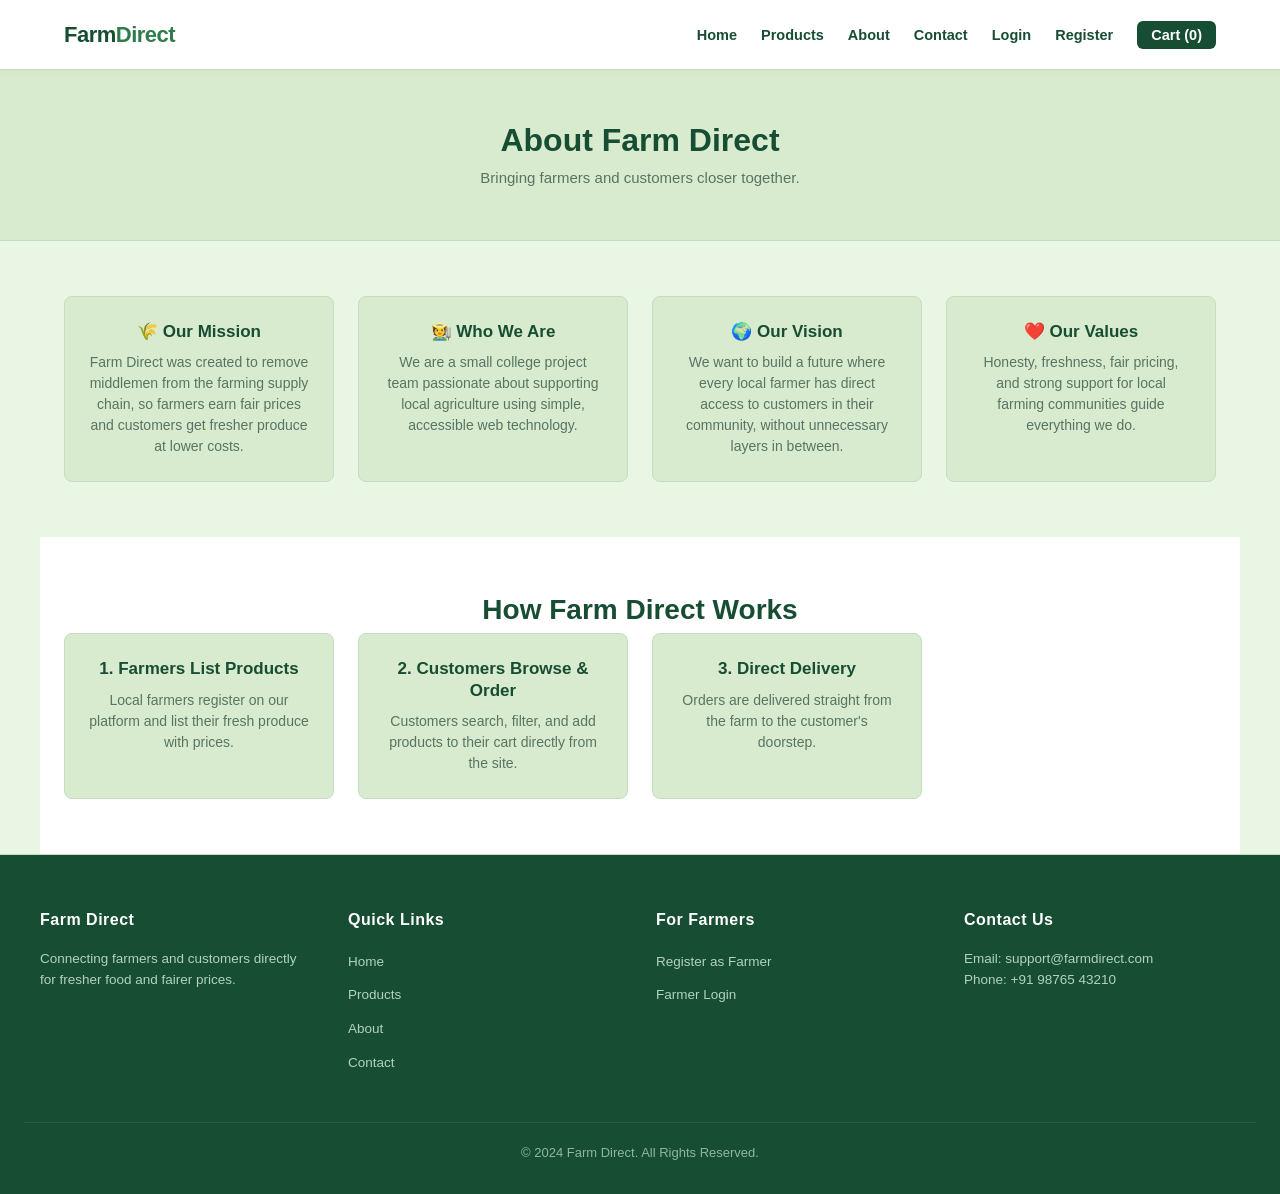
<file: about.html>
<!DOCTYPE html>
<html lang="en">
<head>
  <meta charset="UTF-8">
  <meta name="viewport" content="width=device-width, initial-scale=1.0">
  <title>About Us - Farm Direct</title>

  <link rel="stylesheet" href="css/style.css">
</head>
<body>

  <!-- ===== NAVIGATION BAR ===== -->
  <header class="navbar">
    <div class="nav-container">
      <a href="index.html" class="logo">Farm<span>Direct</span></a>

      <ul class="nav-links" id="navLinks">
        <li><a href="index.html">Home</a></li>
        <li><a href="products.html">Products</a></li>
        <li><a href="about.html">About</a></li>
        <li><a href="contact.html">Contact</a></li>
        <li id="navGreeting" class="nav-greeting nav-hidden"></li>
        <li id="navLoginLink"><a href="login.html">Login</a></li>
        <li id="navRegisterLink"><a href="register.html">Register</a></li>
        <li id="navSellLink" class="nav-hidden"><a href="sell.html">Sell Products</a></li>
        <li id="navLogoutLink" class="nav-hidden"><a href="#" onclick="logoutUser()">Logout</a></li>
        <li><a href="cart.html" class="cart-link">Cart (<span id="cartCount">0</span>)</a></li>
      </ul>

      <div class="hamburger" id="hamburgerBtn">
        <span></span>
        <span></span>
        <span></span>
      </div>
    </div>
  </header>

  <!-- ===== PAGE HEADER ===== -->
  <section class="page-header">
    <h1>About Farm Direct</h1>
    <p>Bringing farmers and customers closer together.</p>
  </section>

  <!-- ===== ABOUT CONTENT ===== -->
  <section class="section">
    <div class="why-grid">
      <div class="why-card">
        <h3>🌾 Our Mission</h3>
        <p>Farm Direct was created to remove middlemen from the farming supply chain, so farmers earn fair prices and customers get fresher produce at lower costs.</p>
      </div>

      <div class="why-card">
        <h3>🧑‍🌾 Who We Are</h3>
        <p>We are a small college project team passionate about supporting local agriculture using simple, accessible web technology.</p>
      </div>

      <div class="why-card">
        <h3>🌍 Our Vision</h3>
        <p>We want to build a future where every local farmer has direct access to customers in their community, without unnecessary layers in between.</p>
      </div>

      <div class="why-card">
        <h3>❤️ Our Values</h3>
        <p>Honesty, freshness, fair pricing, and strong support for local farming communities guide everything we do.</p>
      </div>
    </div>
  </section>

  <section class="section featured-products">
    <h2 class="section-title">How Farm Direct Works</h2>
    <div class="why-grid">
      <div class="why-card">
        <h3>1. Farmers List Products</h3>
        <p>Local farmers register on our platform and list their fresh produce with prices.</p>
      </div>
      <div class="why-card">
        <h3>2. Customers Browse & Order</h3>
        <p>Customers search, filter, and add products to their cart directly from the site.</p>
      </div>
      <div class="why-card">
        <h3>3. Direct Delivery</h3>
        <p>Orders are delivered straight from the farm to the customer's doorstep.</p>
      </div>
    </div>
  </section>

  <!-- ===== FOOTER ===== -->
  <footer class="footer">
    <div class="footer-container">
      <div class="footer-col">
        <h3>Farm Direct</h3>
        <p>Connecting farmers and customers directly for fresher food and fairer prices.</p>
      </div>

      <div class="footer-col">
        <h3>Quick Links</h3>
        <ul>
          <li><a href="index.html">Home</a></li>
          <li><a href="products.html">Products</a></li>
          <li><a href="about.html">About</a></li>
          <li><a href="contact.html">Contact</a></li>
        </ul>
      </div>

      <div class="footer-col">
        <h3>For Farmers</h3>
        <ul>
          <li><a href="register.html">Register as Farmer</a></li>
          <li><a href="login.html">Farmer Login</a></li>
        </ul>
      </div>

      <div class="footer-col">
        <h3>Contact Us</h3>
        <p>Email: support@farmdirect.com</p>
        <p>Phone: +91 98765 43210</p>
      </div>
    </div>

    <p class="footer-bottom">© 2024 Farm Direct. All Rights Reserved.</p>
  </footer>

  <!-- Scripts -->
  <script src="js/main.js"></script>
</body>
</html>
</file>
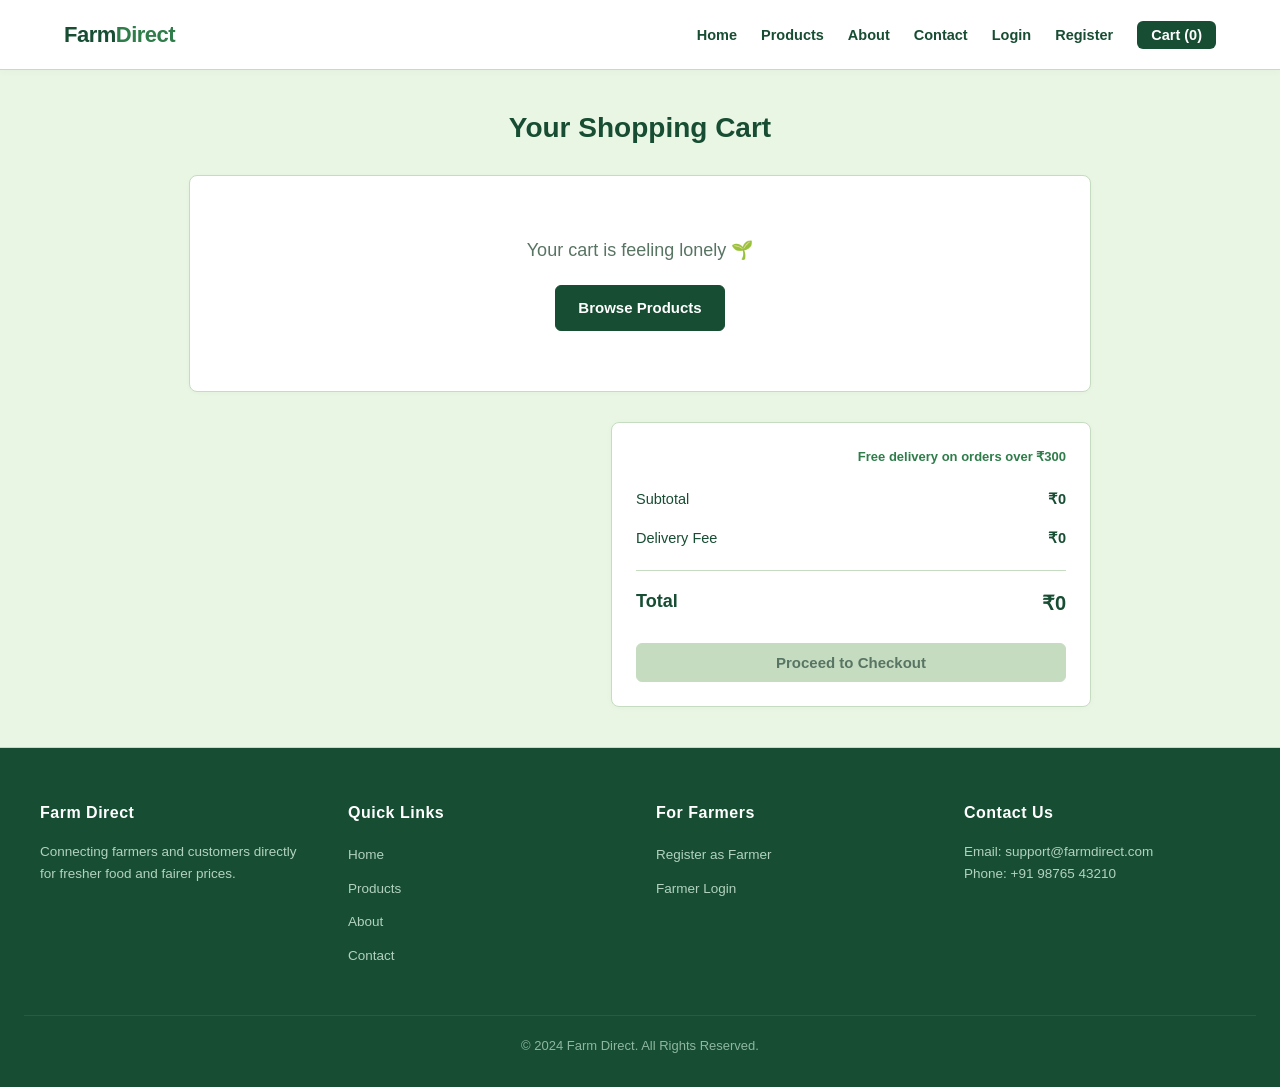
<file: cart.html>
<!DOCTYPE html>
<html lang="en">
<head>
  <meta charset="UTF-8">
  <meta name="viewport" content="width=device-width, initial-scale=1.0">
  <title>Your Cart - Farm Direct</title>

  <link rel="stylesheet" href="css/style.css">
  <link rel="stylesheet" href="css/cart.css">
</head>
<body>

  <!-- ===== NAVIGATION BAR ===== -->
  <header class="navbar">
    <div class="nav-container">
      <a href="index.html" class="logo">Farm<span>Direct</span></a>

      <ul class="nav-links" id="navLinks">
        <li><a href="index.html">Home</a></li>
        <li><a href="products.html">Products</a></li>
        <li><a href="about.html">About</a></li>
        <li><a href="contact.html">Contact</a></li>
        <li id="navGreeting" class="nav-greeting nav-hidden"></li>
        <li id="navLoginLink"><a href="login.html">Login</a></li>
        <li id="navRegisterLink"><a href="register.html">Register</a></li>
        <li id="navSellLink" class="nav-hidden"><a href="sell.html">Sell Products</a></li>
        <li id="navLogoutLink" class="nav-hidden"><a href="#" onclick="logoutUser()">Logout</a></li>
        <li><a href="cart.html" class="cart-link">Cart (<span id="cartCount">0</span>)</a></li>
      </ul>

      <div class="hamburger" id="hamburgerBtn">
        <span></span>
        <span></span>
        <span></span>
      </div>
    </div>
  </header>

  <!-- ===== CART SECTION ===== -->
  <section class="cart-section">
    <h1>Your Shopping Cart</h1>

    <!-- Cart items get added here by cart.js -->
    <div id="cartItemsContainer"></div>

    <!-- Subtotal / delivery / grand total + checkout -->
    <div class="cart-summary">
      <p class="free-delivery-note">Free delivery on orders over ₹300</p>

      <div class="summary-row">
        <span>Subtotal</span>
        <span>₹<span id="subtotalValue">0</span></span>
      </div>
      <div class="summary-row">
        <span>Delivery Fee</span>
        <span>₹<span id="deliveryValue">0</span></span>
      </div>
      <div class="summary-row total-row">
        <span>Total</span>
        <span>₹<span id="grandTotal">0</span></span>
      </div>

      <button class="btn-primary" id="checkoutBtn" onclick="checkout()">Proceed to Checkout</button>
    </div>
  </section>

  <!-- ===== FOOTER ===== -->
  <footer class="footer">
    <div class="footer-container">
      <div class="footer-col">
        <h3>Farm Direct</h3>
        <p>Connecting farmers and customers directly for fresher food and fairer prices.</p>
      </div>

      <div class="footer-col">
        <h3>Quick Links</h3>
        <ul>
          <li><a href="index.html">Home</a></li>
          <li><a href="products.html">Products</a></li>
          <li><a href="about.html">About</a></li>
          <li><a href="contact.html">Contact</a></li>
        </ul>
      </div>

      <div class="footer-col">
        <h3>For Farmers</h3>
        <ul>
          <li><a href="register.html">Register as Farmer</a></li>
          <li><a href="login.html">Farmer Login</a></li>
        </ul>
      </div>

      <div class="footer-col">
        <h3>Contact Us</h3>
        <p>Email: support@farmdirect.com</p>
        <p>Phone: +91 98765 43210</p>
      </div>
    </div>

    <p class="footer-bottom">© 2024 Farm Direct. All Rights Reserved.</p>
  </footer>

  <!-- Scripts -->
  <script src="js/main.js"></script>
  <script src="js/cart.js"></script>
</body>
</html>
</file>
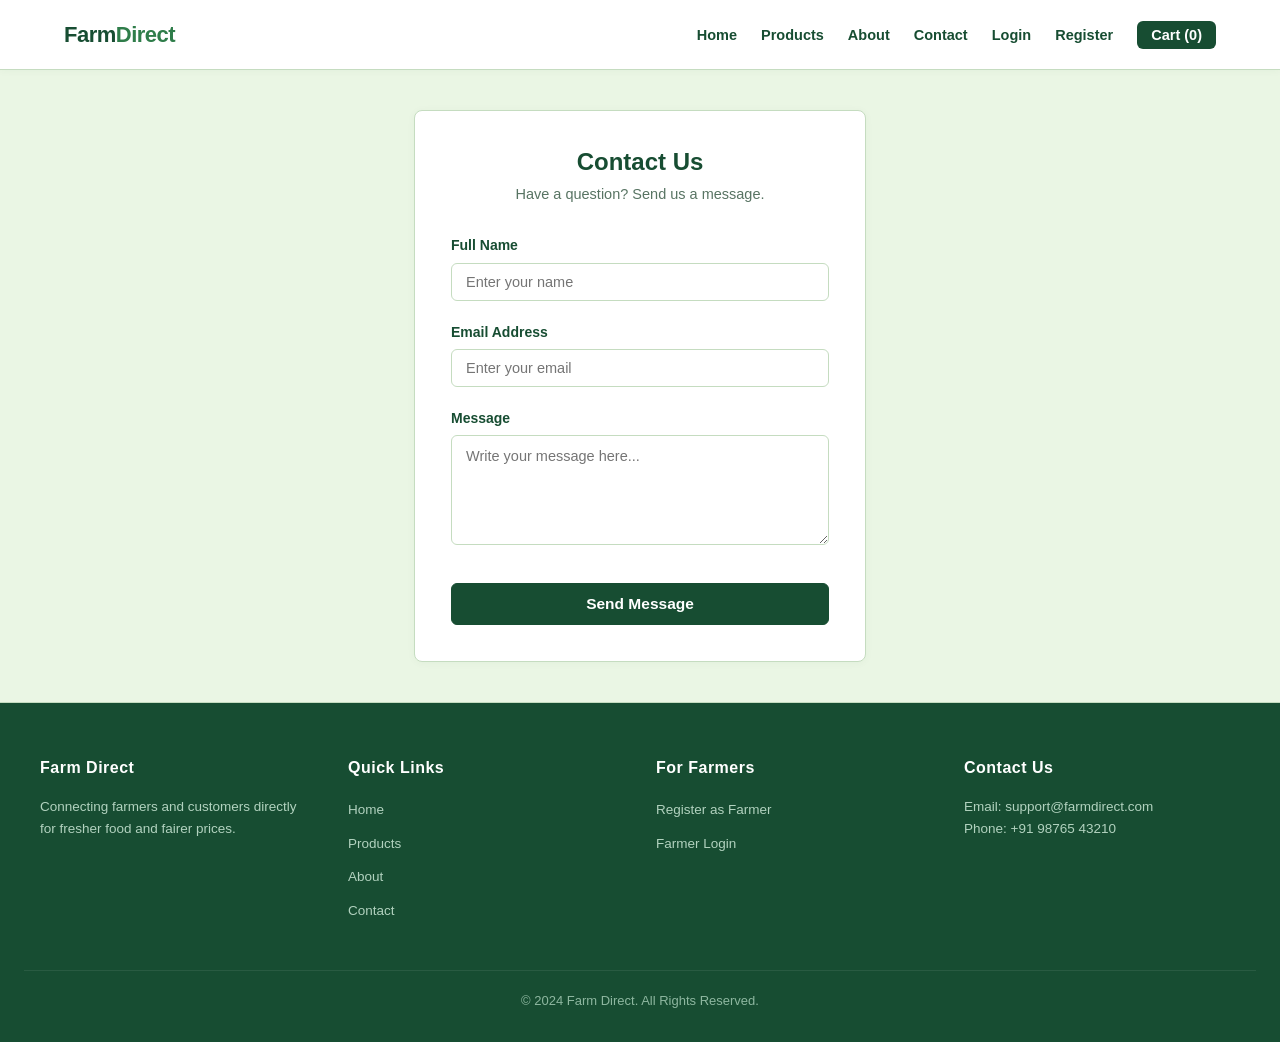
<file: contact.html>
<!DOCTYPE html>
<html lang="en">
<head>
  <meta charset="UTF-8">
  <meta name="viewport" content="width=device-width, initial-scale=1.0">
  <title>Contact Us - Farm Direct</title>

  <link rel="stylesheet" href="css/style.css">
  <link rel="stylesheet" href="css/forms.css">
</head>
<body>

  <!-- ===== NAVIGATION BAR ===== -->
  <header class="navbar">
    <div class="nav-container">
      <a href="index.html" class="logo">Farm<span>Direct</span></a>

      <ul class="nav-links" id="navLinks">
        <li><a href="index.html">Home</a></li>
        <li><a href="products.html">Products</a></li>
        <li><a href="about.html">About</a></li>
        <li><a href="contact.html">Contact</a></li>
        <li id="navGreeting" class="nav-greeting nav-hidden"></li>
        <li id="navLoginLink"><a href="login.html">Login</a></li>
        <li id="navRegisterLink"><a href="register.html">Register</a></li>
        <li id="navSellLink" class="nav-hidden"><a href="sell.html">Sell Products</a></li>
        <li id="navLogoutLink" class="nav-hidden"><a href="#" onclick="logoutUser()">Logout</a></li>
        <li><a href="cart.html" class="cart-link">Cart (<span id="cartCount">0</span>)</a></li>
      </ul>

      <div class="hamburger" id="hamburgerBtn">
        <span></span>
        <span></span>
        <span></span>
      </div>
    </div>
  </header>

  <!-- ===== CONTACT FORM ===== -->
  <section class="form-section">
    <div class="form-box">
      <h1>Contact Us</h1>
      <p class="form-subtitle">Have a question? Send us a message.</p>

      <p class="success-msg" id="successMsg">Your message has been sent! We'll get back to you soon.</p>

      <form id="contactForm">

        <div class="form-group">
          <label for="contactName">Full Name</label>
          <input type="text" id="contactName" placeholder="Enter your name">
          <p class="error-text" id="contactNameError">Please enter your name.</p>
        </div>

        <div class="form-group">
          <label for="contactEmail">Email Address</label>
          <input type="text" id="contactEmail" placeholder="Enter your email">
          <p class="error-text" id="contactEmailError">Please enter a valid email address.</p>
        </div>

        <div class="form-group">
          <label for="contactMessage">Message</label>
          <textarea id="contactMessage" placeholder="Write your message here..."></textarea>
          <p class="error-text" id="contactMessageError">Please enter a message.</p>
        </div>

        <button type="submit" class="btn-primary">Send Message</button>
      </form>
    </div>
  </section>

  <!-- ===== FOOTER ===== -->
  <footer class="footer">
    <div class="footer-container">
      <div class="footer-col">
        <h3>Farm Direct</h3>
        <p>Connecting farmers and customers directly for fresher food and fairer prices.</p>
      </div>

      <div class="footer-col">
        <h3>Quick Links</h3>
        <ul>
          <li><a href="index.html">Home</a></li>
          <li><a href="products.html">Products</a></li>
          <li><a href="about.html">About</a></li>
          <li><a href="contact.html">Contact</a></li>
        </ul>
      </div>

      <div class="footer-col">
        <h3>For Farmers</h3>
        <ul>
          <li><a href="register.html">Register as Farmer</a></li>
          <li><a href="login.html">Farmer Login</a></li>
        </ul>
      </div>

      <div class="footer-col">
        <h3>Contact Us</h3>
        <p>Email: support@farmdirect.com</p>
        <p>Phone: +91 98765 43210</p>
      </div>
    </div>

    <p class="footer-bottom">© 2024 Farm Direct. All Rights Reserved.</p>
  </footer>

  <!-- Scripts -->
  <script src="js/main.js"></script>

  <!-- Page-specific validation script for the contact form -->
  <script>

    var contactForm = document.getElementById("contactForm");

    contactForm.addEventListener("submit", function (event) {

      event.preventDefault();

      var isFormValid = true;

      var name = document.getElementById("contactName").value.trim();
      var email = document.getElementById("contactEmail").value.trim();
      var message = document.getElementById("contactMessage").value.trim();

      // Validate name
      if (name === "") {
        document.getElementById("contactName").classList.add("input-error");
        document.getElementById("contactNameError").style.display = "block";
        isFormValid = false;
      } else {
        document.getElementById("contactName").classList.remove("input-error");
        document.getElementById("contactNameError").style.display = "none";
      }

      // Validate email
      if (email.indexOf("@") === -1 || email.indexOf(".") === -1) {
        document.getElementById("contactEmail").classList.add("input-error");
        document.getElementById("contactEmailError").style.display = "block";
        isFormValid = false;
      } else {
        document.getElementById("contactEmail").classList.remove("input-error");
        document.getElementById("contactEmailError").style.display = "none";
      }

      // Validate message
      if (message === "") {
        document.getElementById("contactMessage").classList.add("input-error");
        document.getElementById("contactMessageError").style.display = "block";
        isFormValid = false;
      } else {
        document.getElementById("contactMessage").classList.remove("input-error");
        document.getElementById("contactMessageError").style.display = "none";
      }

      // If everything is valid, show success message and reset form
      if (isFormValid === true) {
        document.getElementById("successMsg").style.display = "block";
        contactForm.reset();
      }
    });

  </script>
</body>
</html>
</file>
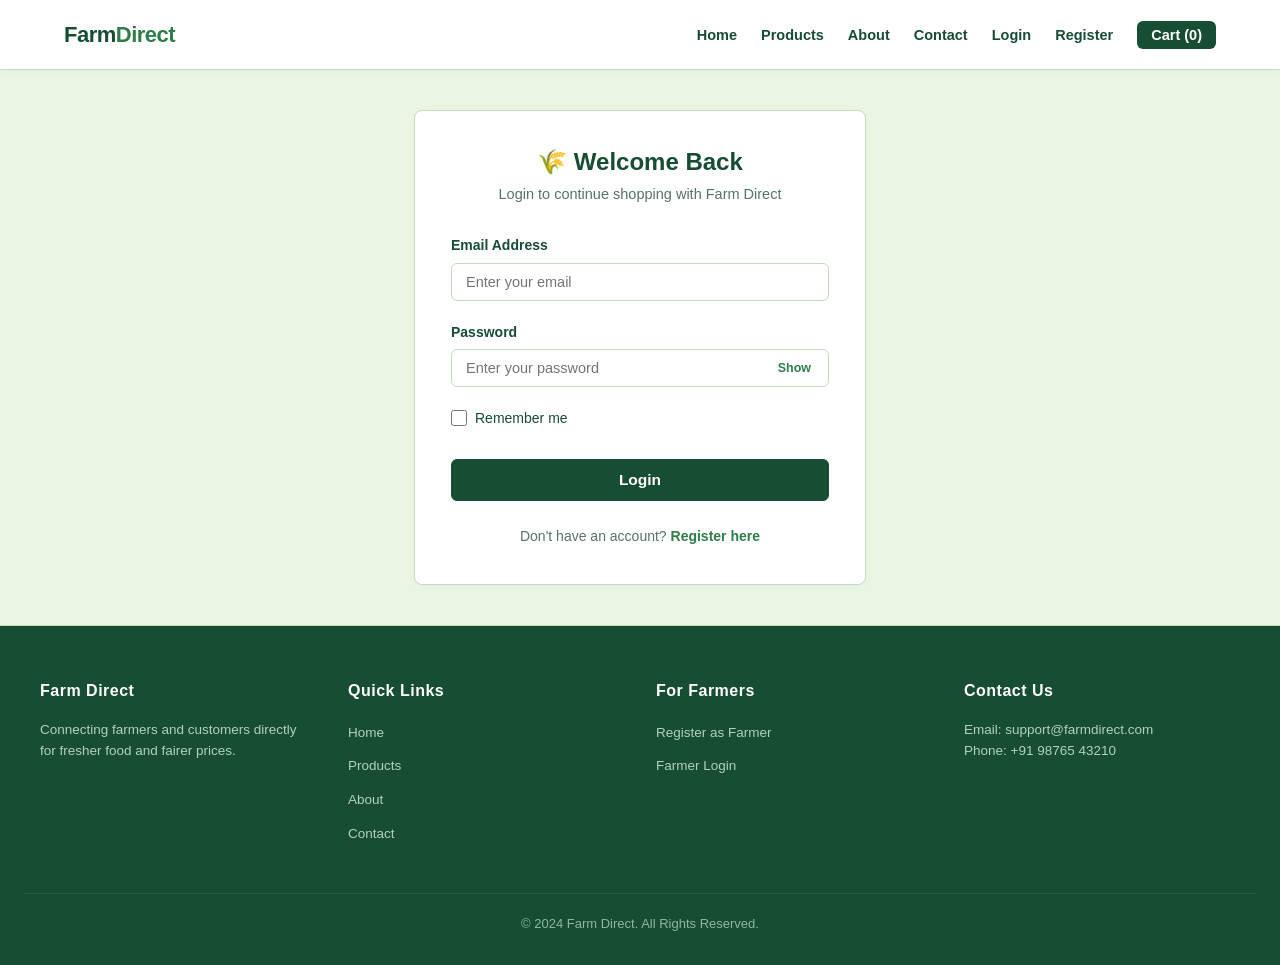
<file: login.html>
<!DOCTYPE html>
<html lang="en">
<head>
  <meta charset="UTF-8">
  <meta name="viewport" content="width=device-width, initial-scale=1.0">
  <title>Login - Farm Direct</title>

  <link rel="stylesheet" href="css/style.css">
  <link rel="stylesheet" href="css/forms.css">
</head>
<body>

 
  <header class="navbar">
    <div class="nav-container">
      <a href="index.html" class="logo">Farm<span>Direct</span></a>

      <ul class="nav-links" id="navLinks">
        <li><a href="index.html">Home</a></li>
        <li><a href="products.html">Products</a></li>
        <li><a href="about.html">About</a></li>
        <li><a href="contact.html">Contact</a></li>
        <li id="navGreeting" class="nav-greeting nav-hidden"></li>
        <li id="navLoginLink"><a href="login.html">Login</a></li>
        <li id="navRegisterLink"><a href="register.html">Register</a></li>
        <li id="navSellLink" class="nav-hidden"><a href="sell.html">Sell Products</a></li>
        <li id="navLogoutLink" class="nav-hidden"><a href="#" onclick="logoutUser()">Logout</a></li>
        <li><a href="cart.html" class="cart-link">Cart (<span id="cartCount">0</span>)</a></li>
      </ul>

      <div class="hamburger" id="hamburgerBtn">
        <span></span>
        <span></span>
        <span></span>
      </div>
    </div>
  </header>

  <!-- ===== LOGIN FORM ===== -->
  <section class="form-section">
    <div class="form-box">
      <h1>🌾 Welcome Back</h1>
      <p class="form-subtitle">Login to continue shopping with Farm Direct</p>

      <p class="success-msg" id="successMsg">Login successful! Redirecting....</p>

      <form id="loginForm">

        <div class="form-group">
          <label for="loginEmail">Email Address</label>
          <input type="text" id="loginEmail" placeholder="Enter your email">
          <p class="error-text" id="loginEmailError">Please enter a valid email address.</p>
        </div>

        <div class="form-group">
          <label for="loginPassword">Password</label>
          <div class="password-field-wrap">
            <input type="password" id="loginPassword" placeholder="Enter your password">
            <button type="button" class="toggle-password" id="toggleLoginPassword">Show</button>
          </div>
          <p class="error-text" id="loginPasswordError">Please enter your password.</p>
        </div>

        <div class="form-extra-row">
          <label class="remember-me">
            <input type="checkbox" id="rememberMe">
            Remember me
          </label>
        </div>

        <p class="error-text" id="loginFailError">Incorrect email or password.</p>

        <button type="submit" class="btn-primary" id="loginSubmitBtn">Login</button>
      </form>

      <p class="form-footer-text">Don't have an account? <a href="register.html">Register here</a></p>
    </div>
  </section>

  <!-- ===== FOOTER ===== -->
  <footer class="footer">
    <div class="footer-container">
      <div class="footer-col">
        <h3>Farm Direct</h3>
        <p>Connecting farmers and customers directly for fresher food and fairer prices.</p>
      </div>

      <div class="footer-col">
        <h3>Quick Links</h3>
        <ul>
          <li><a href="index.html">Home</a></li>
          <li><a href="products.html">Products</a></li>
          <li><a href="about.html">About</a></li>
          <li><a href="contact.html">Contact</a></li>
        </ul>
      </div>

      <div class="footer-col">
        <h3>For Farmers</h3>
        <ul>
          <li><a href="register.html">Register as Farmer</a></li>
          <li><a href="login.html">Farmer Login</a></li>
        </ul>
      </div>

      <div class="footer-col">
        <h3>Contact Us</h3>
        <p>Email: support@farmdirect.com</p>
        <p>Phone: +91 98765 43210</p>
      </div>
    </div>

    <p class="footer-bottom">© 2024 Farm Direct. All Rights Reserved.</p>
  </footer>

  <!-- Scripts -->
  <script src="js/main.js"></script>
  <script src="js/login.js"></script>
</body>
</html>
</file>
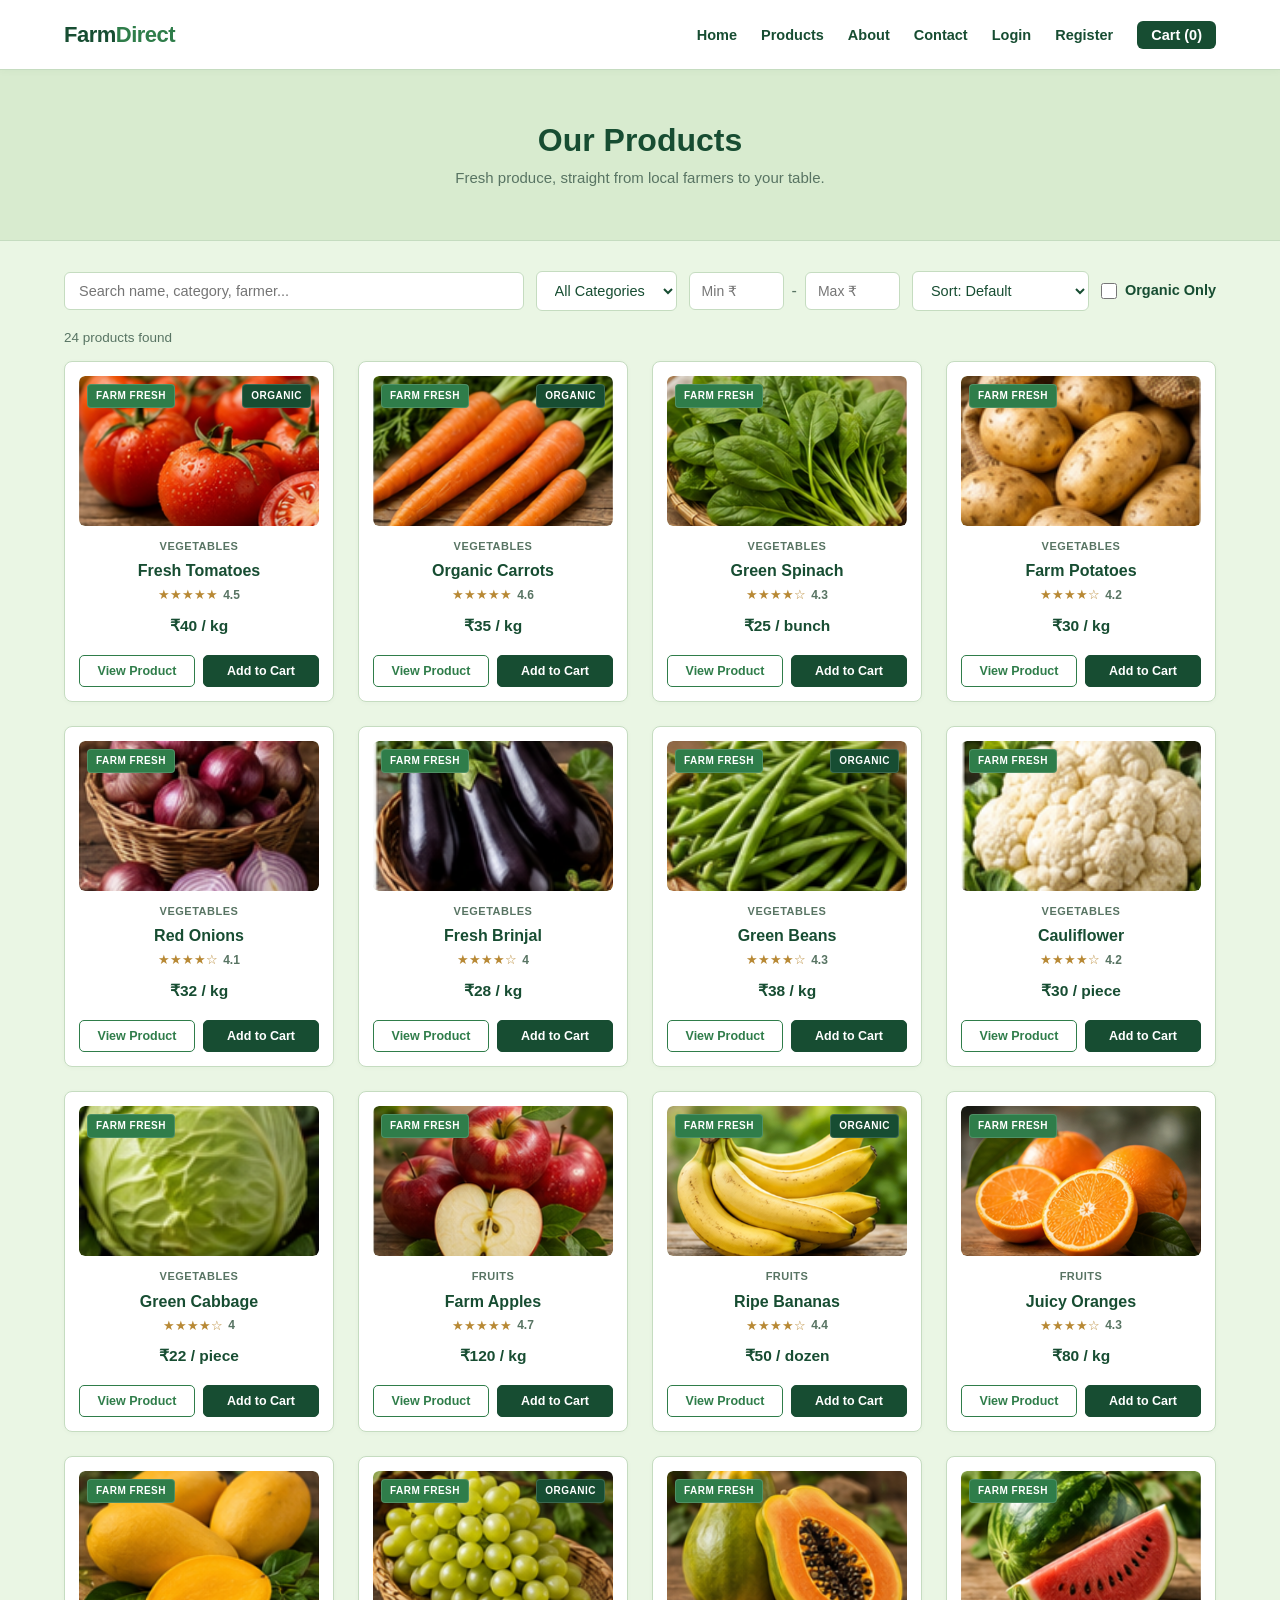
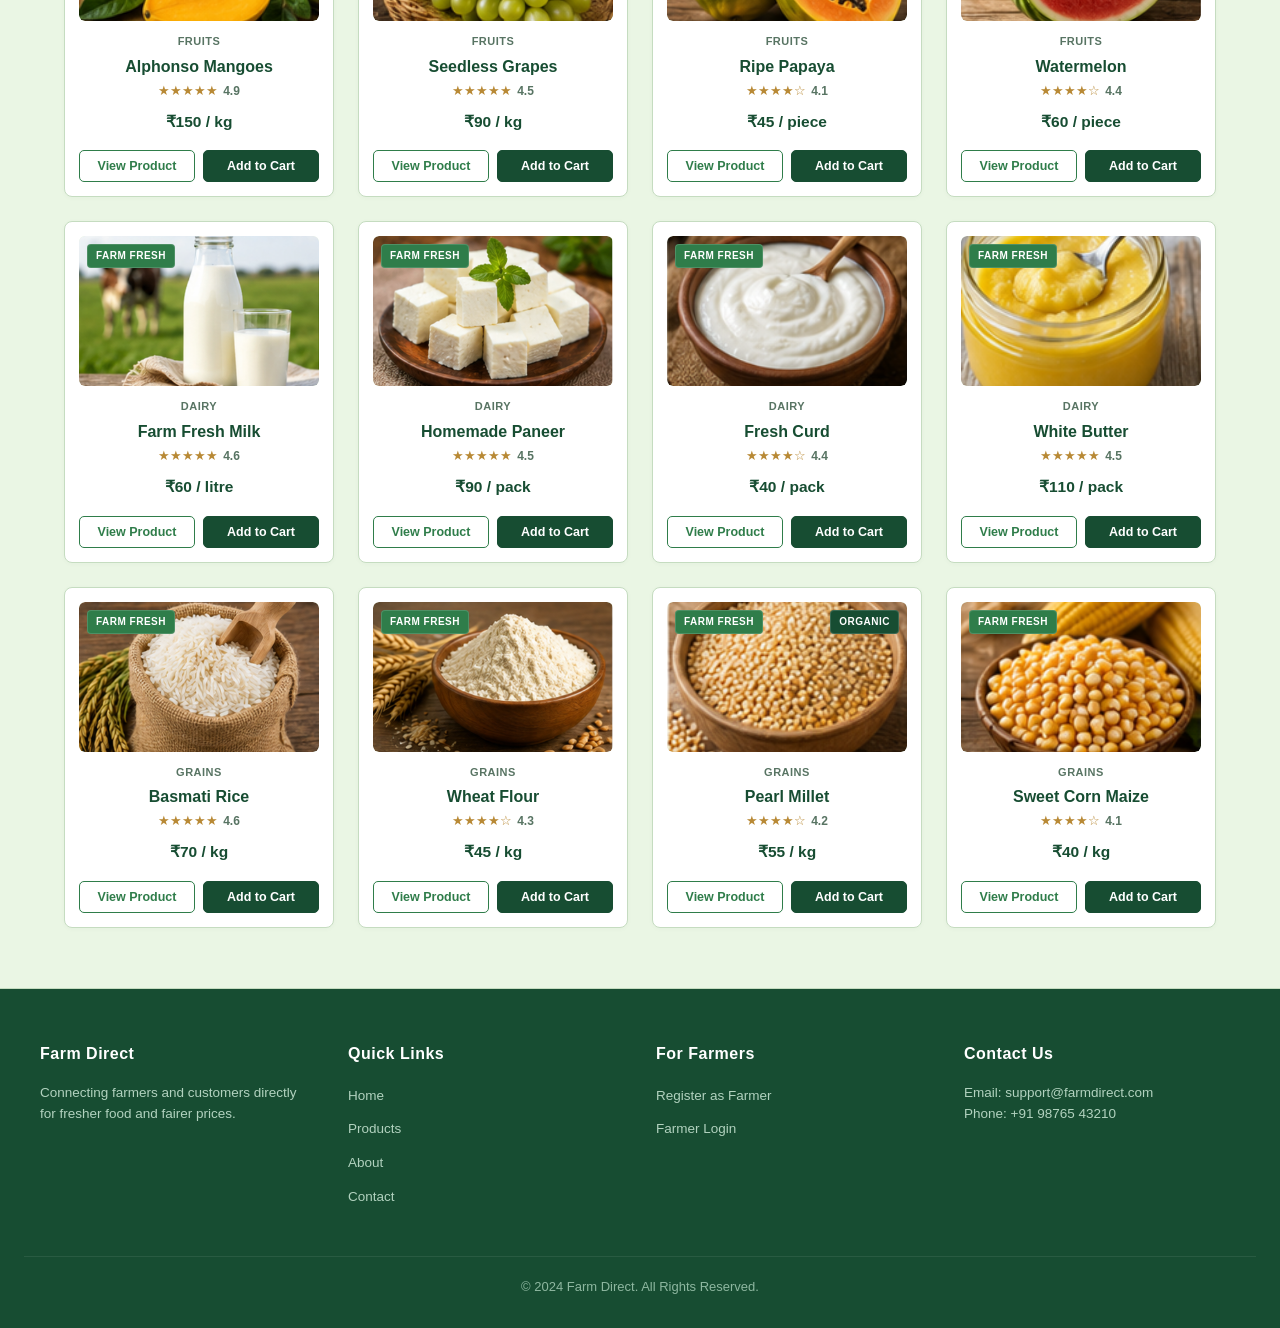
<file: payment.html>
<!DOCTYPE html>
<html lang="en">
<head>
  <meta charset="UTF-8">
  <meta name="viewport" content="width=device-width, initial-scale=1.0">
  <title>Checkout - Farm Direct</title>

  <link rel="stylesheet" href="css/style.css">
  <link rel="stylesheet" href="css/forms.css">
  <link rel="stylesheet" href="css/payment.css">
</head>
<body>

  <!-- ===== NAVIGATION BAR ===== -->
  <header class="navbar">
    <div class="nav-container">
      <a href="index.html" class="logo">Farm<span>Direct</span></a>

      <ul class="nav-links" id="navLinks">
        <li><a href="index.html">Home</a></li>
        <li><a href="products.html">Products</a></li>
        <li><a href="about.html">About</a></li>
        <li><a href="contact.html">Contact</a></li>
        <li id="navGreeting" class="nav-greeting nav-hidden"></li>
        <li id="navLoginLink"><a href="login.html">Login</a></li>
        <li id="navRegisterLink"><a href="register.html">Register</a></li>
        <li id="navSellLink" class="nav-hidden"><a href="sell.html">Sell Products</a></li>
        <li id="navLogoutLink" class="nav-hidden"><a href="#" onclick="logoutUser()">Logout</a></li>
        <li><a href="cart.html" class="cart-link">Cart (<span id="cartCount">0</span>)</a></li>
      </ul>

      <div class="hamburger" id="hamburgerBtn">
        <span></span>
        <span></span>
        <span></span>
      </div>
    </div>
  </header>

  <section class="payment-section">
    <h1>Checkout</h1>

    <div class="checkout-steps">
      <span>1. Cart</span>
      <span class="step-active">2. Payment</span>
      <span>3. Confirmation</span>
    </div>

    <!-- ===== PAYMENT FORM VIEW (shown first) ===== -->
    <div id="paymentFormView">
      <div class="payment-layout">

        <div class="payment-main">

          <!-- ---------- PAYMENT METHOD ---------- -->
          <div class="payment-box">
            <h2>Payment Method</h2>

            <div class="payment-methods">
              <div class="payment-method-option" id="methodCOD">
                <span class="method-name">💵 Cash on Delivery</span>
              </div>

              <div class="payment-method-option disabled">
                <span class="method-name">📱 UPI</span>
                <span class="coming-soon-tag">Coming Soon</span>
              </div>

              <div class="payment-method-option disabled">
                <span class="method-name">💳 Credit / Debit Card</span>
                <span class="coming-soon-tag">Coming Soon</span>
              </div>
            </div>
          </div>

          <!-- ---------- DELIVERY ADDRESS ---------- -->
          <div class="payment-box" id="addressForm">
            <h2>Delivery Address</h2>

            <form id="placeOrderForm">
              <div class="address-grid">

                <div class="form-group full-width">
                  <label for="deliveryName">Full Name</label>
                  <input type="text" id="deliveryName" placeholder="Enter your full name">
                  <p class="error-text" id="deliveryNameError">Please enter your name.</p>
                </div>

                <div class="form-group full-width">
                  <label for="deliveryPhone">Phone Number</label>
                  <input type="text" id="deliveryPhone" placeholder="10 digit phone number">
                  <p class="error-text" id="deliveryPhoneError">Please enter a valid 10 digit phone number.</p>
                </div>

                <div class="form-group full-width">
                  <label for="deliveryAddress">Address</label>
                  <textarea id="deliveryAddress" placeholder="House no., street, area..."></textarea>
                  <p class="error-text" id="deliveryAddressError">Please enter your address.</p>
                </div>

                <div class="form-group">
                  <label for="deliveryCity">City</label>
                  <input type="text" id="deliveryCity" placeholder="City">
                  <p class="error-text" id="deliveryCityError">Please enter your city.</p>
                </div>

                <div class="form-group">
                  <label for="deliveryState">State</label>
                  <input type="text" id="deliveryState" placeholder="State">
                  <p class="error-text" id="deliveryStateError">Please enter your state.</p>
                </div>

                <div class="form-group full-width">
                  <label for="deliveryPincode">Pincode</label>
                  <input type="text" id="deliveryPincode" placeholder="6 digit pincode">
                  <p class="error-text" id="deliveryPincodeError">Please enter a valid 6 digit pincode.</p>
                </div>

              </div>

              <button type="submit" class="btn-primary">Place Order</button>
            </form>
          </div>

        </div>

        <!-- ---------- ORDER SUMMARY SIDEBAR ---------- -->
        <div class="payment-side">
          <h2>Order Summary</h2>

          <div id="orderSummaryItems"></div>

          <div class="summary-row">
            <span>Subtotal</span>
            <span>₹<span id="paySubtotal">0</span></span>
          </div>
          <div class="summary-row">
            <span>Delivery Fee</span>
            <span>₹<span id="payDelivery">0</span></span>
          </div>
          <div class="summary-row total-row">
            <span>Total</span>
            <span>₹<span id="payTotal">0</span></span>
          </div>
        </div>

      </div>
    </div>

    <!-- ===== ORDER CONFIRMATION VIEW (hidden until order is placed) ===== -->
    <div id="orderConfirmationView" class="payment-box order-confirmation" style="display: none;">
      <div class="success-icon">🎉</div>
      <h2>Order Placed Successfully!</h2>

      <div class="order-id-box">Order ID: <span id="confirmOrderId"></span></div>

      <p>Payment Method: Cash on Delivery</p>
      <p>Total: ₹<span id="confirmOrderTotal"></span></p>
      <p>Estimated delivery: 1-2 business days</p>
      <p style="margin-top: 15px;">Your fresh produce is on its way! 🌱</p>

      <a href="products.html" class="btn-primary" style="margin-top: 20px; display: inline-block;">Continue Shopping</a>
    </div>

  </section>

  <!-- ===== FOOTER ===== -->
  <footer class="footer">
    <div class="footer-container">
      <div class="footer-col">
        <h3>Farm Direct</h3>
        <p>Connecting farmers and customers directly for fresher food and fairer prices.</p>
      </div>

      <div class="footer-col">
        <h3>Quick Links</h3>
        <ul>
          <li><a href="index.html">Home</a></li>
          <li><a href="products.html">Products</a></li>
          <li><a href="about.html">About</a></li>
          <li><a href="contact.html">Contact</a></li>
        </ul>
      </div>

      <div class="footer-col">
        <h3>For Farmers</h3>
        <ul>
          <li><a href="register.html">Register as Farmer</a></li>
          <li><a href="login.html">Farmer Login</a></li>
        </ul>
      </div>

      <div class="footer-col">
        <h3>Contact Us</h3>
        <p>Email: support@farmdirect.com</p>
        <p>Phone: +91 98765 43210</p>
      </div>
    </div>

    <p class="footer-bottom">© 2024 Farm Direct. All Rights Reserved.</p>
  </footer>

  <!-- Scripts -->
  <script src="js/main.js"></script>
  <script src="js/cart.js"></script>
  <script src="js/payment.js"></script>
</body>
</html>
</file>
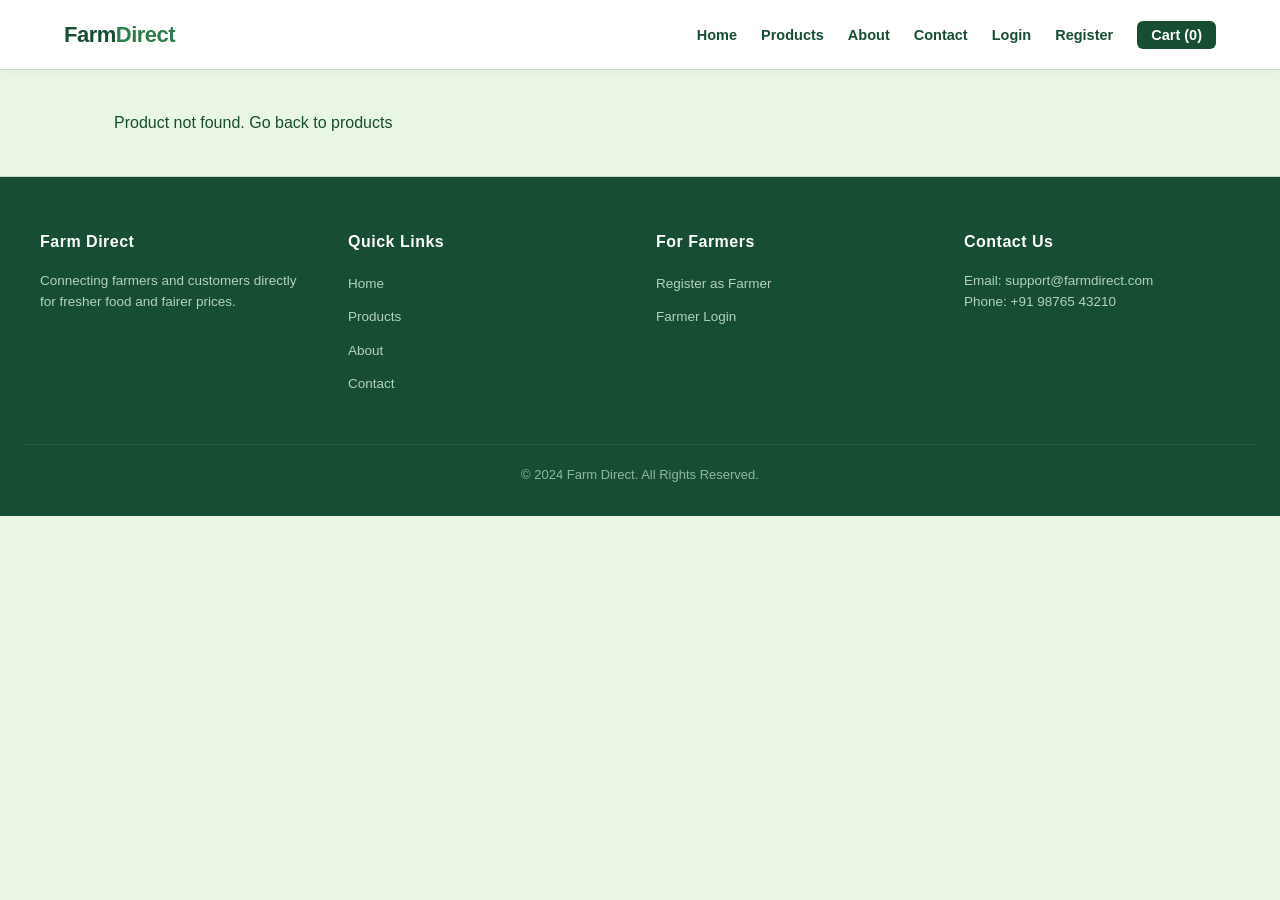
<file: product.html>
<!DOCTYPE html>
<html lang="en">
<head>
  <meta charset="UTF-8">
  <meta name="viewport" content="width=device-width, initial-scale=1.0">
  <title>Product Details - Farm Direct</title>

  <link rel="stylesheet" href="css/style.css">
  <link rel="stylesheet" href="css/products.css">
</head>
<body>

  <header class="navbar">
    <div class="nav-container">
      <a href="index.html" class="logo">Farm<span>Direct</span></a>

      <ul class="nav-links" id="navLinks">
        <li><a href="index.html">Home</a></li>
        <li><a href="products.html">Products</a></li>
        <li><a href="about.html">About</a></li>
        <li><a href="contact.html">Contact</a></li>
        <li id="navGreeting" class="nav-greeting nav-hidden"></li>
        <li id="navLoginLink"><a href="login.html">Login</a></li>
        <li id="navRegisterLink"><a href="register.html">Register</a></li>
        <li id="navSellLink" class="nav-hidden"><a href="sell.html">Sell Products</a></li>
        <li id="navLogoutLink" class="nav-hidden"><a href="#" onclick="logoutUser()">Logout</a></li>
        <li><a href="cart.html" class="cart-link">Cart (<span id="cartCount">0</span>)</a></li>
      </ul>

      <div class="hamburger" id="hamburgerBtn">
        <span></span>
        <span></span>
        <span></span>
      </div>
    </div>
  </header>

  <!-- PRODUCT DETAILS SECTION -->
  
  <section class="section product-details" id="productDetails">
    <p>Loading product...</p>
  </section>

  <footer class="footer">
    <div class="footer-container">
      <div class="footer-col">
        <h3>Farm Direct</h3>
        <p>Connecting farmers and customers directly for fresher food and fairer prices.</p>
      </div>

      <div class="footer-col">
        <h3>Quick Links</h3>
        <ul>
          <li><a href="index.html">Home</a></li>
          <li><a href="products.html">Products</a></li>
          <li><a href="about.html">About</a></li>
          <li><a href="contact.html">Contact</a></li>
        </ul>
      </div>

      <div class="footer-col">
        <h3>For Farmers</h3>
        <ul>
          <li><a href="register.html">Register as Farmer</a></li>
          <li><a href="login.html">Farmer Login</a></li>
        </ul>
      </div>

      <div class="footer-col">
        <h3>Contact Us</h3>
        <p>Email: support@farmdirect.com</p>
        <p>Phone: +91 98765 43210</p>
      </div>
    </div>

    <p class="footer-bottom">© 2024 Farm Direct. All Rights Reserved.</p>
  </footer>

  <!-- Scripts -->
  <script src="js/data.js"></script>
  <script src="js/main.js"></script>
  <script src="js/cart.js"></script>


  <script>

    var urlParams = new URLSearchParams(window.location.search);
    var productId = Number(urlParams.get("id"));

    // ---------- FIND THE MATCHING PRODUCT ----------
    var currentProduct = null;

    for (var i = 0; i < products.length; i++) {
      if (products[i].id === productId) {
        currentProduct = products[i];
      }
    }

    // ---------- DISPLAY THE PRODUCT ----------
    var detailsContainer = document.getElementById("productDetails");

    if (currentProduct === null) {
      detailsContainer.innerHTML = "<p>Product not found. <a href='products.html'>Go back to products</a></p>";
    } else {

      // Badge shown next to the image (Organic or Farm Fresh)
      var badgeHTML = "<span class='badge'>Farm Fresh</span>";
      if (currentProduct.isOrganic === true) {
        badgeHTML = badgeHTML + "<span class='badge badge-organic'>Organic</span>";
      }

      var detailsHTML =
        "<div class='details-wrapper'>" +
        "<div class='details-image'>" +
        badgeHTML +
        "<img src='" + currentProduct.image + "' alt='" + currentProduct.name + "'>" +
        "</div>" +
        "<div class='details-info'>" +
        "<h1>" + currentProduct.name + "</h1>" +
        "<p class='details-category'>Category: " + currentProduct.category + "</p>" +
        buildRatingHTML(currentProduct.rating) +
        "<p class='details-farmer'>Sold by " + currentProduct.farmer + "</p>" +
        "<p class='details-desc'>" + currentProduct.description + "</p>" +
        "<p class='details-price'>₹" + currentProduct.price + " / " + currentProduct.unit + "</p>" +
        "<p class='details-availability'>\u2713 In stock and ready to ship</p>" +

        "<div class='quantity-selector'>" +
        "<label>Quantity:</label>" +
        "<div class='qty-controls'>" +
        "<button id='decreaseBtn'>-</button>" +
        "<span id='quantityValue'>1</span>" +
        "<button id='increaseBtn'>+</button>" +
        "</div>" +
        "</div>" +

        "<p class='total-price'>Total: ₹<span id='totalPrice'>" + currentProduct.price + "</span></p>" +

        "<button id='addToCartBtn' class='btn-primary'>Add to Cart</button>" +

        "<h3 style='margin-top:25px; color: var(--dark-brown);'>Why you'll love it</h3>" +
        "<ul class='love-list'>" +
        "<li><span>\u2713</span> Fresh from local farm</li>" +
        "<li><span>\u2713</span> No unnecessary middlemen</li>" +
        "<li><span>\u2713</span> Quality checked before dispatch</li>" +
        "</ul>" +

        "</div>" +
        "</div>";

      detailsContainer.innerHTML = detailsHTML;

      // ---------- QUANTITY SELECTOR LOGIC ----------
      var quantity = 1;

      var quantityValueElement = document.getElementById("quantityValue");
      var totalPriceElement = document.getElementById("totalPrice");

      // Function to update the total price whenever quantity changes
      function updateTotalPrice() {
        quantityValueElement.textContent = quantity;
        totalPriceElement.textContent = currentProduct.price * quantity;
      }

      // Decrease button
      document.getElementById("decreaseBtn").addEventListener("click", function () {
        if (quantity > 1) {
          quantity = quantity - 1;
          updateTotalPrice();
        }
      });

      // Increase button
      document.getElementById("increaseBtn").addEventListener("click", function () {
        quantity = quantity + 1;
        updateTotalPrice();
      });

      // Add to Cart button - checks login first (see main.js/cart.js)
      document.getElementById("addToCartBtn").addEventListener("click", function () {
        handleAddToCart(currentProduct, quantity);
      });
    }

  </script>

</body>
</html>
</file>
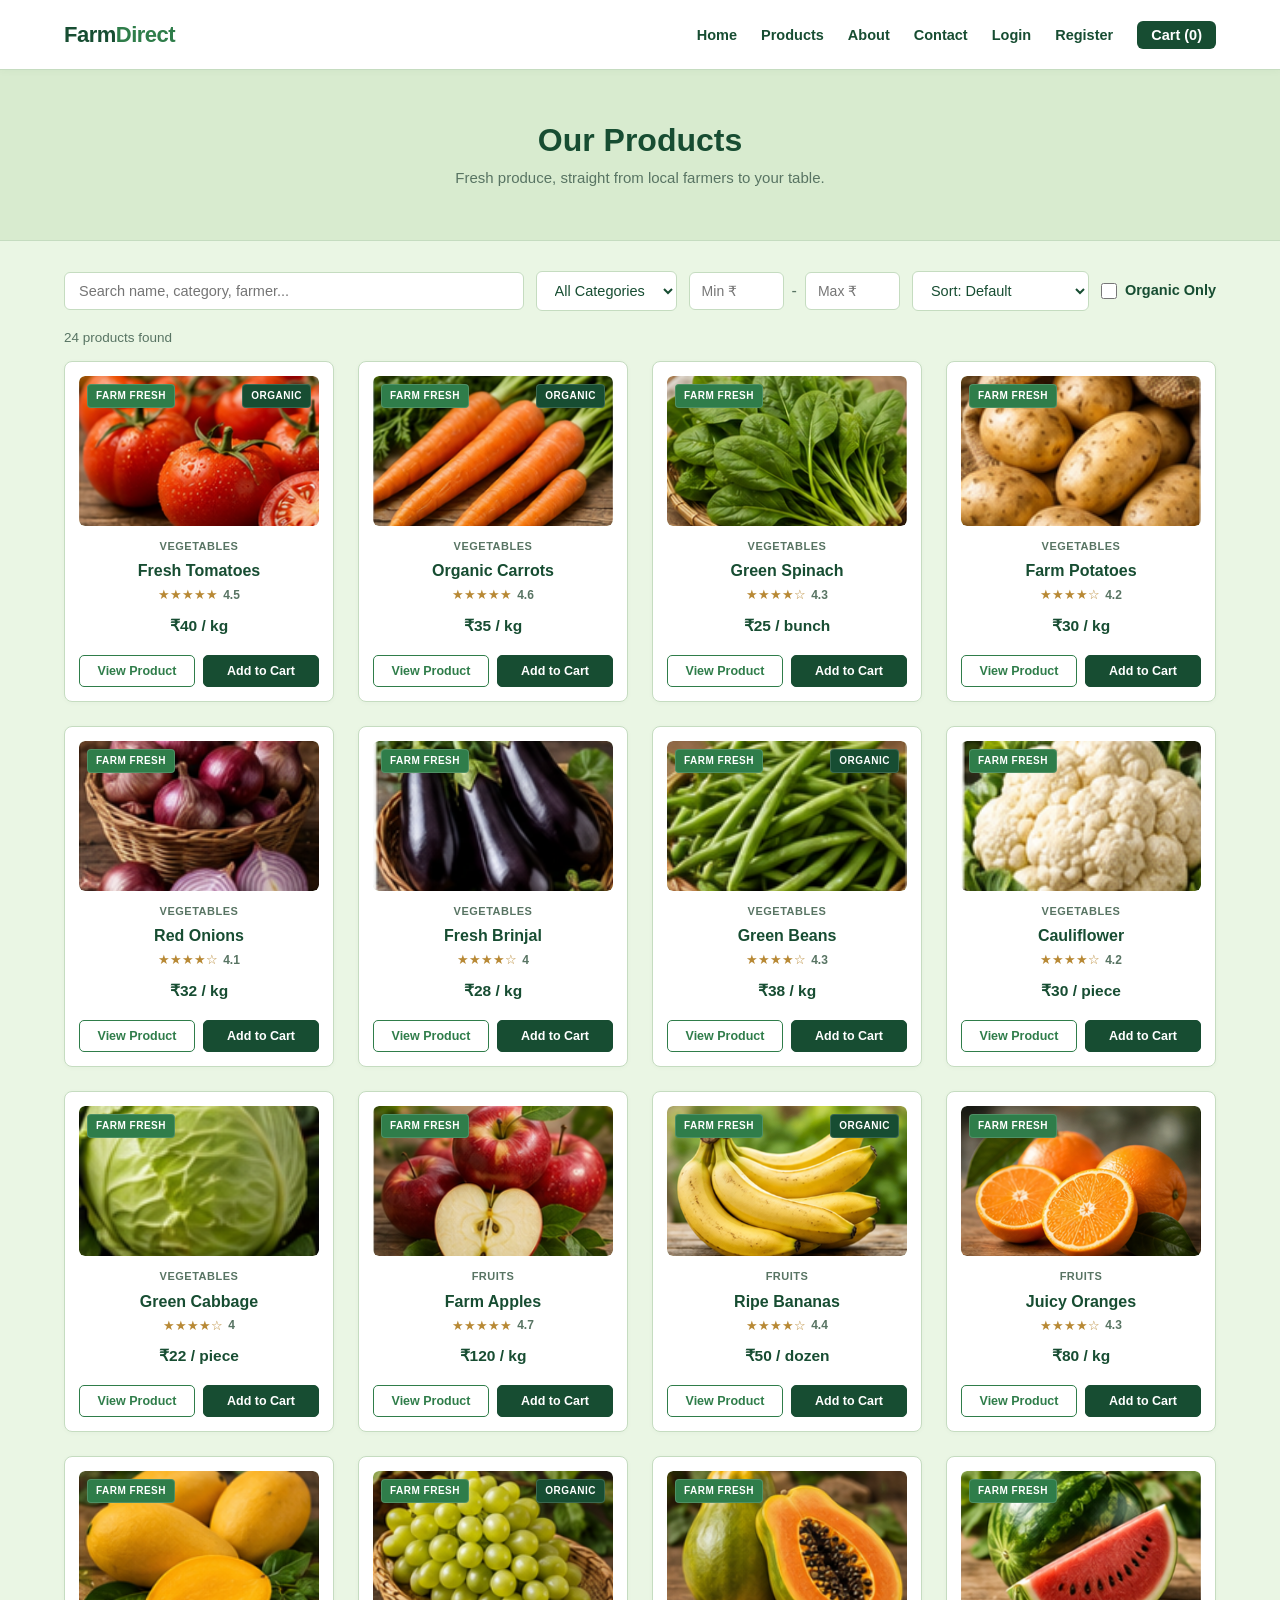
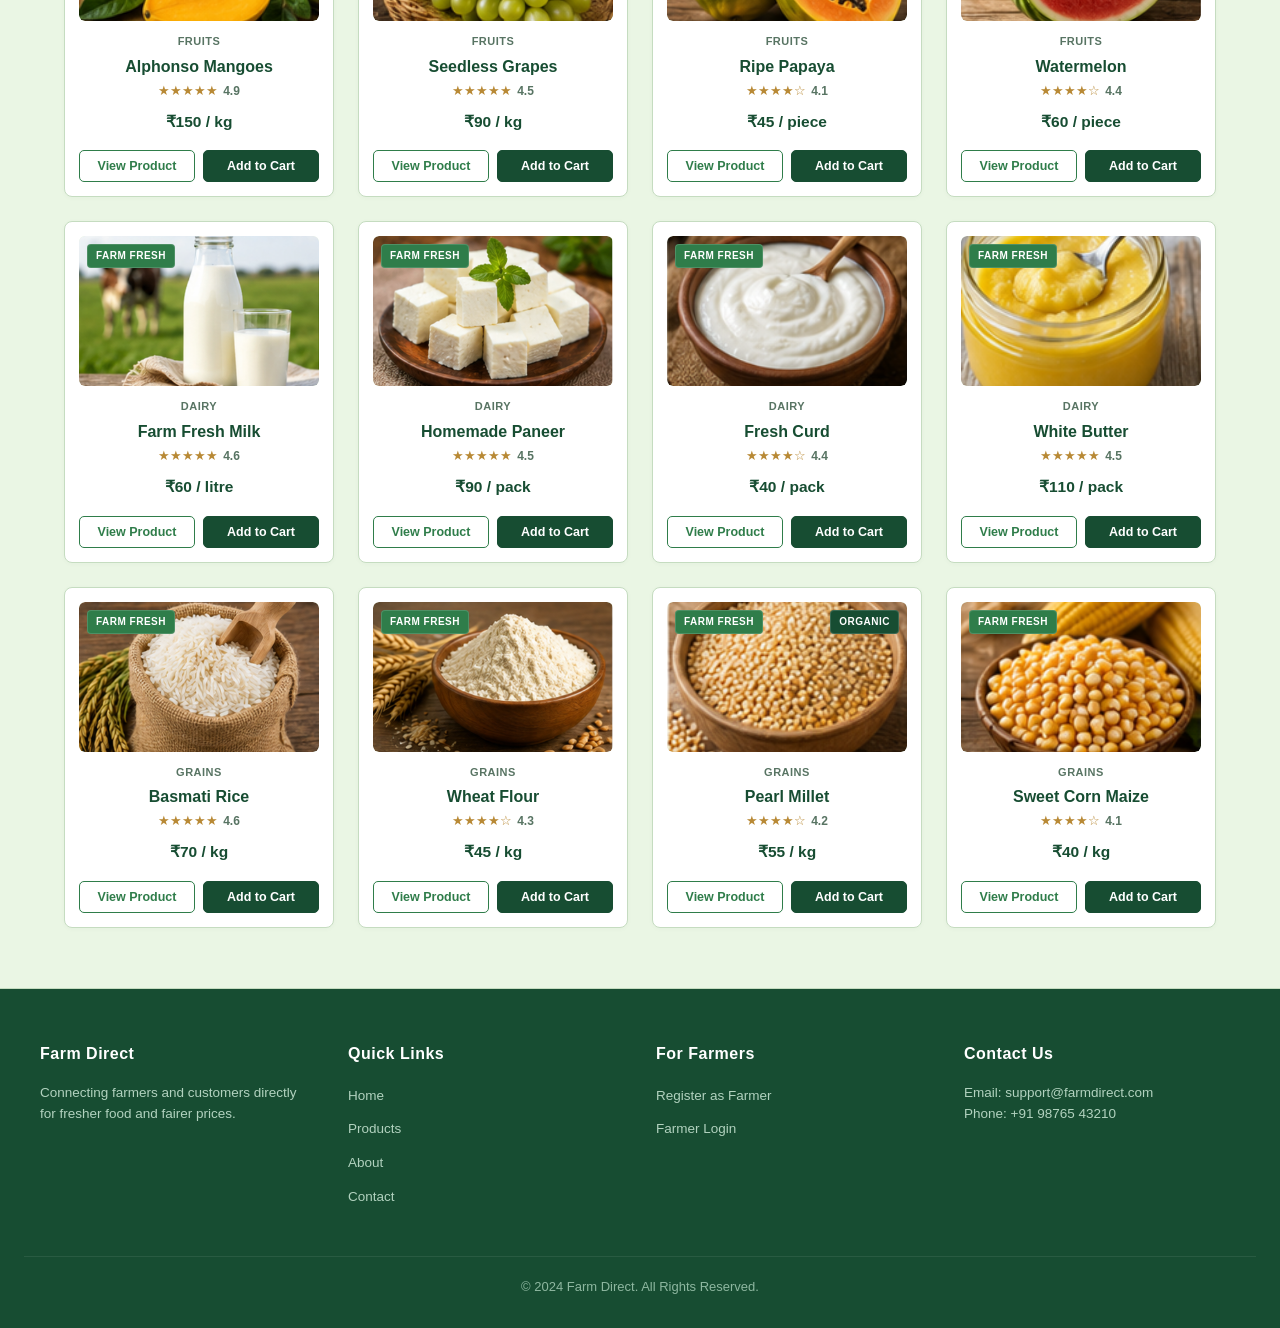
<file: products.html>
<!DOCTYPE html>
<html lang="en">
<head>
  <meta charset="UTF-8">
  <meta name="viewport" content="width=device-width, initial-scale=1.0">
  <title>Products - Farm Direct</title>

  <link rel="stylesheet" href="css/style.css">
  <link rel="stylesheet" href="css/products.css">
</head>
<body>

  <!-- ===== NAVIGATION BAR ===== -->
  <header class="navbar">
    <div class="nav-container">
      <a href="index.html" class="logo">Farm<span>Direct</span></a>

      <ul class="nav-links" id="navLinks">
        <li><a href="index.html">Home</a></li>
        <li><a href="products.html">Products</a></li>
        <li><a href="about.html">About</a></li>
        <li><a href="contact.html">Contact</a></li>
        <li id="navGreeting" class="nav-greeting nav-hidden"></li>
        <li id="navLoginLink"><a href="login.html">Login</a></li>
        <li id="navRegisterLink"><a href="register.html">Register</a></li>
        <li id="navSellLink" class="nav-hidden"><a href="sell.html">Sell Products</a></li>
        <li id="navLogoutLink" class="nav-hidden"><a href="#" onclick="logoutUser()">Logout</a></li>
        <li><a href="cart.html" class="cart-link">Cart (<span id="cartCount">0</span>)</a></li>
      </ul>

      <div class="hamburger" id="hamburgerBtn">
        <span></span>
        <span></span>
        <span></span>
      </div>
    </div>
  </header>

  <!-- ===== PAGE HEADER ===== -->
  <section class="page-header">
    <h1>Our Products</h1>
    <p>Fresh produce, straight from local farmers to your table.</p>
  </section>

  <!-- ===== SEARCH + FILTER TOOLBAR ===== -->
  <div class="products-toolbar">
    <input type="text" id="searchInput" class="search-input" placeholder="Search name, category, farmer...">

    <select id="categoryFilter" class="filter-select">
      <option value="all">All Categories</option>
      <option value="vegetables">Vegetables</option>
      <option value="fruits">Fruits</option>
      <option value="dairy">Dairy</option>
      <option value="grains">Grains</option>
    </select>

    <div class="price-filter">
      <input type="number" id="minPrice" placeholder="Min ₹" min="0">
      <span>-</span>
      <input type="number" id="maxPrice" placeholder="Max ₹" min="0">
    </div>

    <select id="sortSelect" class="filter-select">
      <option value="default">Sort: Default</option>
      <option value="priceLowHigh">Price: Low to High</option>
      <option value="priceHighLow">Price: High to Low</option>
      <option value="nameAZ">Name: A-Z</option>
      <option value="ratingHighLow">Rating: High to Low</option>
    </select>

    <label class="organic-filter">
      <input type="checkbox" id="organicOnly">
      Organic Only
    </label>
  </div>

  <p class="toolbar-results-count" id="resultsCount"></p>

  <!-- ===== PRODUCT LISTING ===== -->
  <section class="products-listing">
    <div class="product-grid" id="productGrid">
      <!-- Product cards get added here by JavaScript -->
    </div>
  </section>

  <!-- ===== FOOTER ===== -->
  <footer class="footer">
    <div class="footer-container">
      <div class="footer-col">
        <h3>Farm Direct</h3>
        <p>Connecting farmers and customers directly for fresher food and fairer prices.</p>
      </div>

      <div class="footer-col">
        <h3>Quick Links</h3>
        <ul>
          <li><a href="index.html">Home</a></li>
          <li><a href="products.html">Products</a></li>
          <li><a href="about.html">About</a></li>
          <li><a href="contact.html">Contact</a></li>
        </ul>
      </div>

      <div class="footer-col">
        <h3>For Farmers</h3>
        <ul>
          <li><a href="register.html">Register as Farmer</a></li>
          <li><a href="login.html">Farmer Login</a></li>
        </ul>
      </div>

      <div class="footer-col">
        <h3>Contact Us</h3>
        <p>Email: support@farmdirect.com</p>
        <p>Phone: +91 98765 43210</p>
      </div>
    </div>

    <p class="footer-bottom">© 2024 Farm Direct. All Rights Reserved.</p>
  </footer>

  <!-- Scripts: data.js must load before main.js/products.js since they use the products array -->
  <script src="js/data.js"></script>
  <script src="js/main.js"></script>
  <script src="js/cart.js"></script>
  <script src="js/products.js"></script>
</body>
</html>
</file>
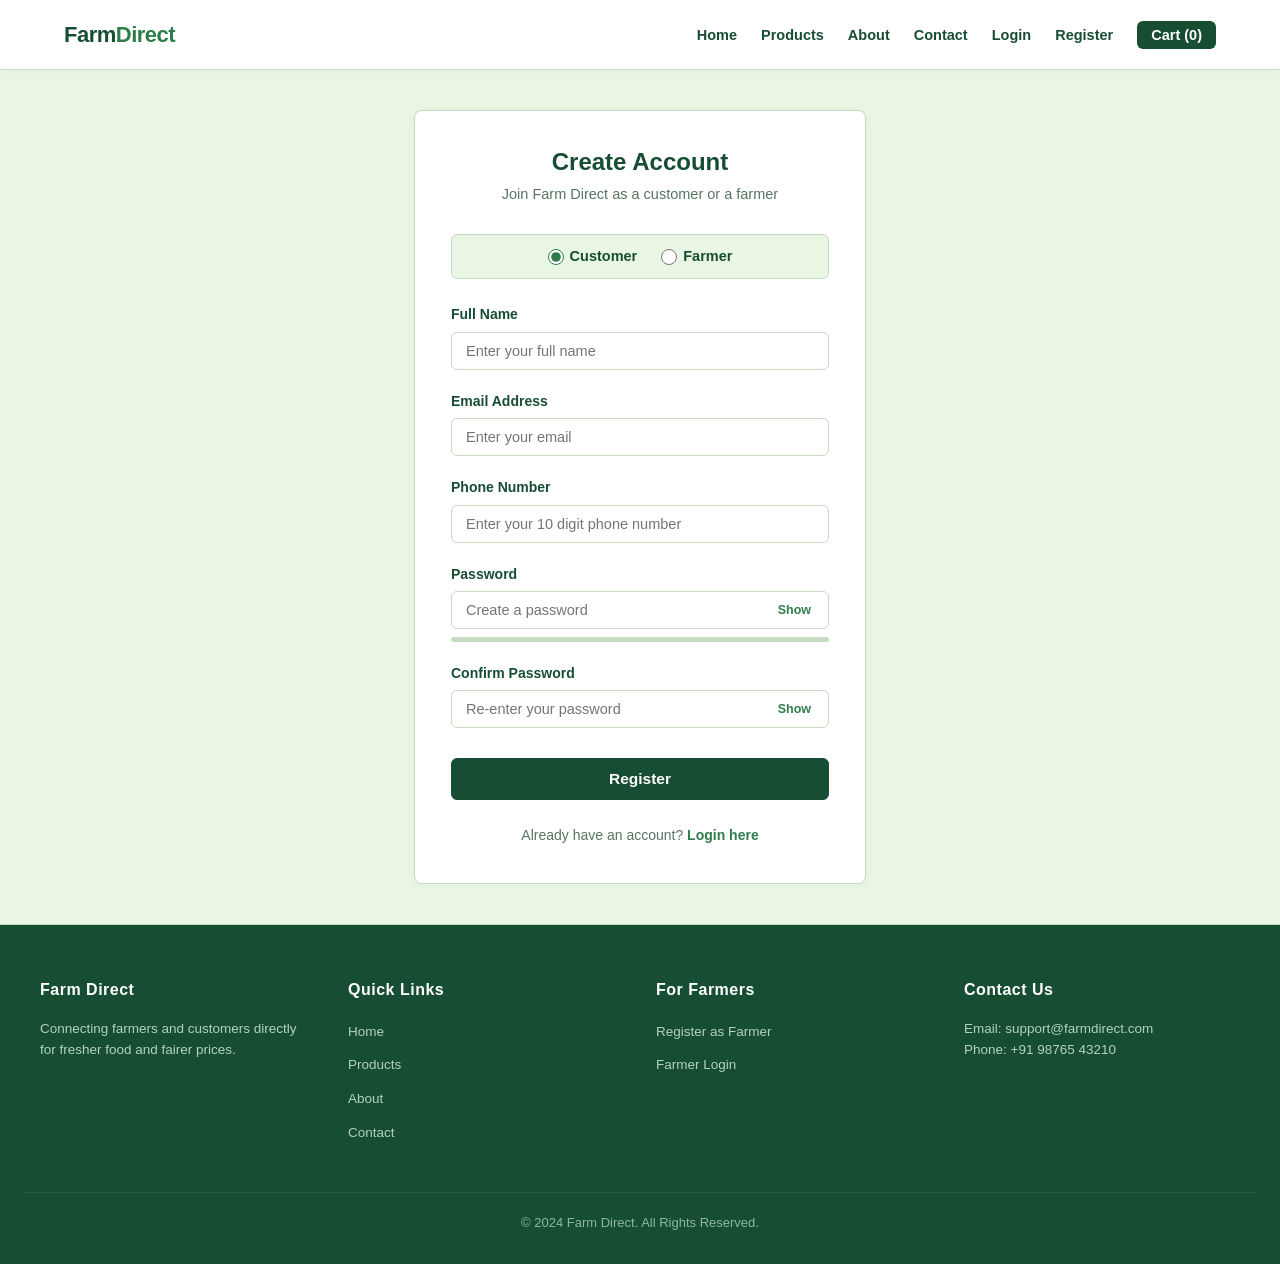
<file: register.html>
<!DOCTYPE html>
<html lang="en">
<head>
  <meta charset="UTF-8">
  <meta name="viewport" content="width=device-width, initial-scale=1.0">
  <title>Register - Farm Direct</title>

  <link rel="stylesheet" href="css/style.css">
  <link rel="stylesheet" href="css/forms.css">
</head>
<body>

  <!-- ===== NAVIGATION BAR ===== -->
  <header class="navbar">
    <div class="nav-container">
      <a href="index.html" class="logo">Farm<span>Direct</span></a>

      <ul class="nav-links" id="navLinks">
        <li><a href="index.html">Home</a></li>
        <li><a href="products.html">Products</a></li>
        <li><a href="about.html">About</a></li>
        <li><a href="contact.html">Contact</a></li>
        <li id="navGreeting" class="nav-greeting nav-hidden"></li>
        <li id="navLoginLink"><a href="login.html">Login</a></li>
        <li id="navRegisterLink"><a href="register.html">Register</a></li>
        <li id="navSellLink" class="nav-hidden"><a href="sell.html">Sell Products</a></li>
        <li id="navLogoutLink" class="nav-hidden"><a href="#" onclick="logoutUser()">Logout</a></li>
        <li><a href="cart.html" class="cart-link">Cart (<span id="cartCount">0</span>)</a></li>
      </ul>

      <div class="hamburger" id="hamburgerBtn">
        <span></span>
        <span></span>
        <span></span>
      </div>
    </div>
  </header>

  <!-- ===== REGISTER FORM ===== -->
  <section class="form-section">
    <div class="form-box">
      <h1>Create Account</h1>
      <p class="form-subtitle">Join Farm Direct as a customer or a farmer</p>

      <p class="success-msg" id="successMsg">Registration successful! You can now login.</p>

      <form id="registerForm">

        <!-- Choose account type -->
        <div class="user-type-toggle">
          <label>
            <input type="radio" name="userType" value="customer" checked> Customer
          </label>
          <label>
            <input type="radio" name="userType" value="farmer"> Farmer
          </label>
        </div>

        <div class="form-group">
          <label for="fullName">Full Name</label>
          <input type="text" id="fullName" placeholder="Enter your full name">
          <p class="error-text" id="fullNameError">Please enter your full name.</p>
        </div>

        <!-- This field only shows up if "Farmer" is selected -->
        <div class="form-group farmer-only" id="farmNameGroup">
          <label for="farmName">Farm Name</label>
          <input type="text" id="farmName" placeholder="Enter your farm name">
          <p class="error-text" id="farmNameError">Please enter your farm name.</p>
        </div>

        <div class="form-group">
          <label for="email">Email Address</label>
          <input type="text" id="email" placeholder="Enter your email">
          <p class="error-text" id="emailError">Please enter a valid email address.</p>
        </div>

        <div class="form-group">
          <label for="phone">Phone Number</label>
          <input type="text" id="phone" placeholder="Enter your 10 digit phone number">
          <p class="error-text" id="phoneError">Please enter a valid 10 digit phone number.</p>
        </div>

        <div class="form-group">
          <label for="password">Password</label>
          <div class="password-field-wrap">
            <input type="password" id="password" placeholder="Create a password">
            <button type="button" class="toggle-password" id="togglePassword">Show</button>
          </div>
          <div class="strength-meter" id="strengthWrap">
            <div class="strength-meter-bar"></div>
          </div>
          <p class="strength-label" id="strengthLabel"></p>
          <p class="error-text" id="passwordError">Password must be at least 6 characters.</p>
        </div>

        <div class="form-group">
          <label for="confirmPassword">Confirm Password</label>
          <div class="password-field-wrap">
            <input type="password" id="confirmPassword" placeholder="Re-enter your password">
            <button type="button" class="toggle-password" id="toggleConfirmPassword">Show</button>
          </div>
          <p class="error-text" id="confirmPasswordError">Passwords do not match.</p>
        </div>

        <button type="submit" class="btn-primary">Register</button>
      </form>

      <p class="form-footer-text">Already have an account? <a href="login.html">Login here</a></p>
    </div>
  </section>

  <!-- ===== FOOTER ===== -->
  <footer class="footer">
    <div class="footer-container">
      <div class="footer-col">
        <h3>Farm Direct</h3>
        <p>Connecting farmers and customers directly for fresher food and fairer prices.</p>
      </div>

      <div class="footer-col">
        <h3>Quick Links</h3>
        <ul>
          <li><a href="index.html">Home</a></li>
          <li><a href="products.html">Products</a></li>
          <li><a href="about.html">About</a></li>
          <li><a href="contact.html">Contact</a></li>
        </ul>
      </div>

      <div class="footer-col">
        <h3>For Farmers</h3>
        <ul>
          <li><a href="register.html">Register as Farmer</a></li>
          <li><a href="login.html">Farmer Login</a></li>
        </ul>
      </div>

      <div class="footer-col">
        <h3>Contact Us</h3>
        <p>Email: support@farmdirect.com</p>
        <p>Phone: +91 98765 43210</p>
      </div>
    </div>

    <p class="footer-bottom">© 2024 Farm Direct. All Rights Reserved.</p>
  </footer>

  <!-- Scripts -->
  <script src="js/main.js"></script>
  <script src="js/register.js"></script>
</body>
</html>
</file>
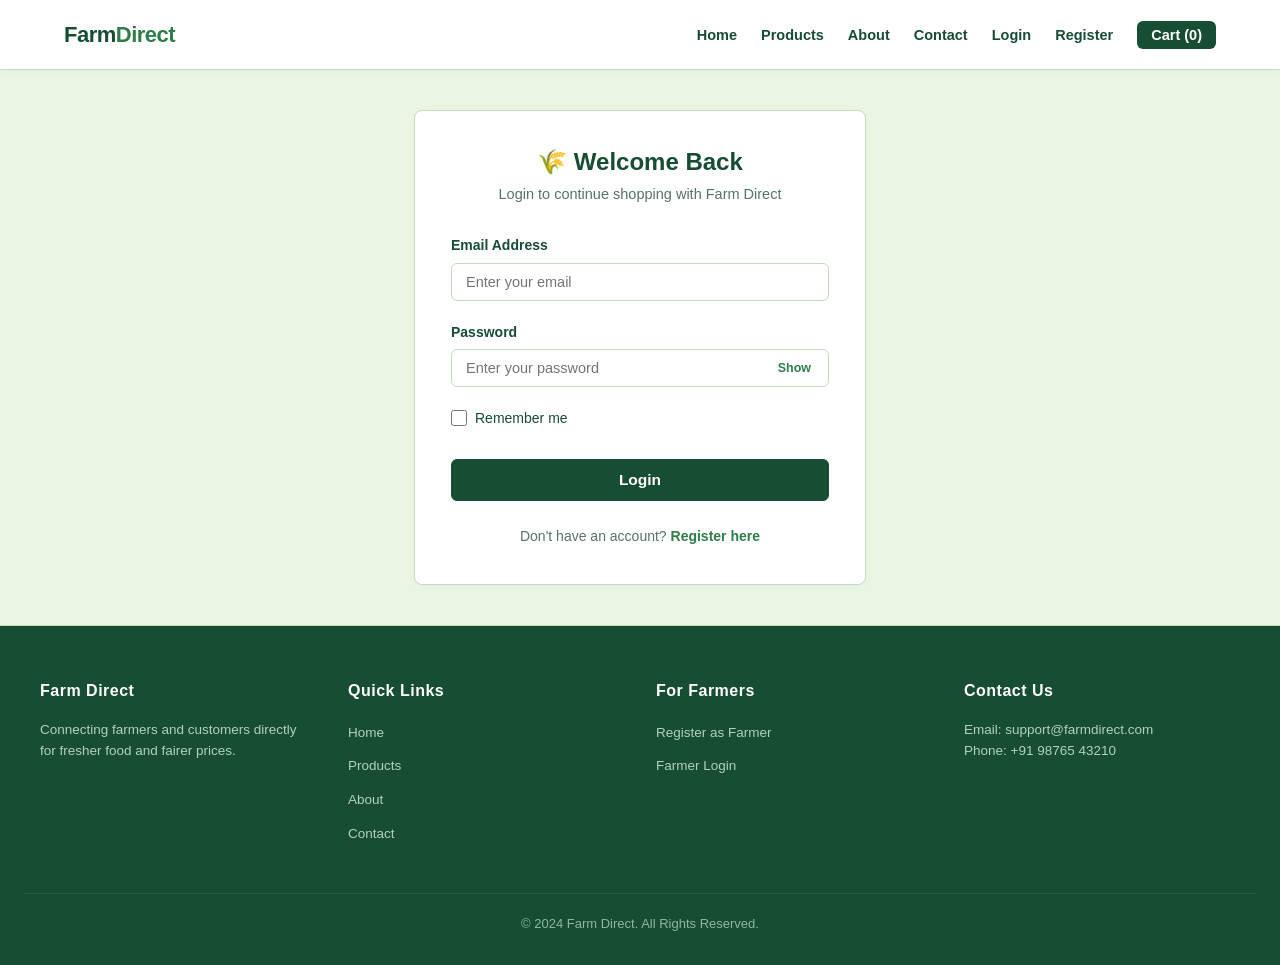
<file: sell.html>
<!DOCTYPE html>
<html lang="en">
<head>
  <meta charset="UTF-8">
  <meta name="viewport" content="width=device-width, initial-scale=1.0">
  <title>Sell Products - Farm Direct</title>

  <link rel="stylesheet" href="css/style.css">
  <link rel="stylesheet" href="css/forms.css">
  <link rel="stylesheet" href="css/products.css">
</head>
<body>

  <!-- ===== NAVIGATION BAR ===== -->
  <header class="navbar">
    <div class="nav-container">
      <a href="index.html" class="logo">Farm<span>Direct</span></a>

      <ul class="nav-links" id="navLinks">
        <li><a href="index.html">Home</a></li>
        <li><a href="products.html">Products</a></li>
        <li><a href="about.html">About</a></li>
        <li><a href="contact.html">Contact</a></li>
        <li id="navGreeting" class="nav-greeting nav-hidden"></li>
        <li id="navLoginLink"><a href="login.html">Login</a></li>
        <li id="navRegisterLink"><a href="register.html">Register</a></li>
        <li id="navSellLink" class="nav-hidden"><a href="sell.html">Sell Products</a></li>
        <li id="navLogoutLink" class="nav-hidden"><a href="#" onclick="logoutUser()">Logout</a></li>
        <li><a href="cart.html" class="cart-link">Cart (<span id="cartCount">0</span>)</a></li>
      </ul>

      <div class="hamburger" id="hamburgerBtn">
        <span></span>
        <span></span>
        <span></span>
      </div>
    </div>
  </header>

  <!-- ===== SELL PRODUCT FORM ===== -->
  <section class="form-section">
    <div class="form-box">
      <h1>Sell Your Products</h1>
      <p class="form-subtitle">Add a new product for customers to buy</p>

      <p class="success-msg" id="successMsg">Product added! It is now live on the Products page.</p>

      <form id="sellForm">

        <div class="form-group">
          <label for="productName">Product Name</label>
          <input type="text" id="productName" placeholder="e.g. Fresh Tomatoes">
          <p class="error-text" id="productNameError">Please enter a product name.</p>
        </div>

        <div class="form-group">
          <label for="productCategory">Category</label>
          <select id="productCategory">
            <option value="vegetables">Vegetables</option>
            <option value="fruits">Fruits</option>
            <option value="dairy">Dairy</option>
            <option value="grains">Grains</option>
          </select>
        </div>

        <div class="form-group">
          <label for="productPrice">Price (₹)</label>
          <input type="text" id="productPrice" placeholder="e.g. 40">
          <p class="error-text" id="productPriceError">Please enter a valid price.</p>
        </div>

        <div class="form-group">
          <label for="productUnit">Unit</label>
          <input type="text" id="productUnit" placeholder="e.g. kg, dozen, bunch, litre">
          <p class="error-text" id="productUnitError">Please enter a unit.</p>
        </div>

        <div class="form-group">
          <label for="productImage">Image URL</label>
          <input type="text" id="productImage" placeholder="e.g. images/mytomato.jpg or a link to an image online">
          <p class="error-text" id="productImageError">Please enter an image URL.</p>
        </div>

        <div class="form-group">
          <label for="productDescription">Description (optional)</label>
          <textarea id="productDescription" placeholder="Tell customers a bit about your product..."></textarea>
        </div>

        <button type="submit" class="btn-primary">Add Product</button>
      </form>
    </div>
  </section>

  <!-- ===== FARMER'S OWN PRODUCTS ===== -->
  <section class="section">
    <h2 class="section-title">Your Listed Products</h2>
    <div class="my-products-list" id="myProductsContainer">
      <!-- Farmer's own products get added here by sell.js -->
    </div>
  </section>

  <!-- ===== FOOTER ===== -->
  <footer class="footer">
    <div class="footer-container">
      <div class="footer-col">
        <h3>Farm Direct</h3>
        <p>Connecting farmers and customers directly for fresher food and fairer prices.</p>
      </div>

      <div class="footer-col">
        <h3>Quick Links</h3>
        <ul>
          <li><a href="index.html">Home</a></li>
          <li><a href="products.html">Products</a></li>
          <li><a href="about.html">About</a></li>
          <li><a href="contact.html">Contact</a></li>
        </ul>
      </div>

      <div class="footer-col">
        <h3>For Farmers</h3>
        <ul>
          <li><a href="register.html">Register as Farmer</a></li>
          <li><a href="login.html">Farmer Login</a></li>
        </ul>
      </div>

      <div class="footer-col">
        <h3>Contact Us</h3>
        <p>Email: support@farmdirect.com</p>
        <p>Phone: +91 98765 43210</p>
      </div>
    </div>

    <p class="footer-bottom">© 2024 Farm Direct. All Rights Reserved.</p>
  </footer>

  <!-- Scripts -->
  <script src="js/main.js"></script>
  <script src="js/sell.js"></script>
</body>
</html>
</file>
<file: css/style.css>
/* =====================================================
   FARM DIRECT — CORE STYLESHEET
   Design system: light-green page canvas, white content
   surfaces, dark-green typography, green accents.
   ===================================================== */

* {
  margin: 0;
  padding: 0;
  box-sizing: border-box;
}

:root {
  /* ---- Design system ---- */
  --bg: #EAF6E4;          /* page canvas */
  --surface: #FFFFFF;     /* cards, forms, inputs */
  --dark-green: #174D32;  /* headings, primary text, primary buttons */
  --green: #2F7D4A;       /* links, secondary buttons, hover states, accents */
  --soft-green: #D8EBCF;  /* subtle section backgrounds, badges, selected states */
  --border: #C5DCC0;      /* borders */
  --muted: #587463;       /* secondary/muted text */
  --gold: #B88935;        /* ratings and small highlights only */

  /* status colors (muted, restrained) */
  --error: #B3401F;
  --error-dark: #8C3016;
}

body {
  font-family: 'Segoe UI', Arial, sans-serif;
  color: var(--dark-green);
  line-height: 1.6;
  background-color: var(--bg);
}

a {
  text-decoration: none;
  color: inherit;
  transition: color 0.15s ease;
}

ul {
  list-style: none;
}

img {
  max-width: 100%;
  display: block;
}

h1, h2, h3, h4, h5, h6 {
  color: var(--dark-green);
  font-weight: 600;
  line-height: 1.25;
}

/* ============================= */
/* BUTTONS                       */
/* ============================= */

.btn-primary {
  display: inline-block;
  background-color: var(--dark-green);
  color: var(--surface);
  padding: 10px 22px;
  border-radius: 6px;
  border: 1px solid var(--dark-green);
  font-size: 15px;
  font-weight: 600;
  text-align: center;
  cursor: pointer;
  transition: background-color 0.2s ease, border-color 0.2s ease, transform 0.15s ease;
}

.btn-primary:hover {
  background-color: var(--green);
  border-color: var(--green);
  transform: translateY(-1px);
}

.btn-secondary {
  display: inline-block;
  background-color: var(--surface);
  color: var(--green);
  border: 1.5px solid var(--green);
  padding: 9px 20px;
  border-radius: 6px;
  font-size: 14px;
  font-weight: 600;
  text-align: center;
  cursor: pointer;
  transition: background-color 0.2s ease, color 0.2s ease, border-color 0.2s ease;
}

.btn-secondary:hover {
  background-color: var(--green);
  color: var(--surface);
}

.btn-outline-orange {
  display: inline-block;
  background-color: var(--surface);
  color: var(--gold);
  border: 1.5px solid var(--gold);
  padding: 9px 20px;
  border-radius: 6px;
  font-size: 14px;
  font-weight: 600;
  text-align: center;
  cursor: pointer;
  transition: background-color 0.2s ease, color 0.2s ease;
}

.btn-outline-orange:hover {
  background-color: var(--gold);
  color: var(--surface);
}

.btn-disabled {
  background-color: var(--border);
  color: var(--muted);
  border-color: var(--border);
  cursor: not-allowed;
  pointer-events: none;
}

/* ============================= */
/* NAVIGATION BAR                */
/* ============================= */

.navbar {
  background-color: var(--surface);
  border-bottom: 1px solid var(--border);
  box-shadow: 0 1px 8px rgba(23, 77, 50, 0.04);
  position: sticky;
  top: 0;
  z-index: 100;
  height: 70px;
  display: flex;
  align-items: center;
}

.nav-container {
  display: flex;
  align-items: center;
  justify-content: space-between;
  max-width: 1200px;
  width: 100%;
  margin: 0 auto;
  padding: 0 24px;
}

.logo {
  font-size: 22px;
  font-weight: 700;
  color: var(--dark-green);
  letter-spacing: -0.5px;
}

.logo span {
  color: var(--green);
}

.nav-links {
  display: flex;
  align-items: center;
  gap: 24px;
}

.nav-links a {
  font-weight: 600;
  color: var(--dark-green);
  font-size: 14.5px;
}

.nav-links a:hover {
  color: var(--green);
}

.nav-hidden {
  display: none !important;
}

.nav-greeting {
  font-weight: 600;
  color: var(--dark-green);
  background-color: var(--soft-green);
  padding: 5px 12px;
  border-radius: 4px;
  font-size: 13px;
  border: 1px solid var(--border);
}

.nav-links .cart-link {
  background-color: var(--dark-green);
  color: var(--surface);
  padding: 6px 14px;
  border-radius: 6px;
  transition: background-color 0.2s ease;
}

.nav-links .cart-link:hover {
  background-color: var(--green);
  color: var(--surface);
}

.hamburger {
  display: none;
  flex-direction: column;
  gap: 5px;
  cursor: pointer;
  padding: 5px;
}

.hamburger span {
  width: 22px;
  height: 2px;
  background-color: var(--dark-green);
  transition: all 0.25s ease;
}

/* ============================= */
/* PAGE HEADER (products, about, etc.) */
/* ============================= */

.page-header {
  background-color: var(--soft-green);
  text-align: center;
  padding: 50px 24px;
  border-bottom: 1px solid var(--border);
}

.page-header h1 {
  font-size: 32px;
  color: var(--dark-green);
  margin-bottom: 6px;
  font-weight: 700;
}

.page-header p {
  color: var(--muted);
  font-size: 15px;
}

/* ============================= */
/* HERO BANNER (video background) */
/* ============================= */

.hero {
  position: relative;
  height: 500px;
  overflow: hidden;
  background-color: var(--dark-green);
}

.hero-video {
  position: absolute;
  top: 50%;
  left: 50%;
  min-width: 100%;
  min-height: 100%;
  width: auto;
  height: auto;
  transform: translate(-50%, -50%);
  object-fit: cover;
  z-index: 0;
}

.hero-overlay {
  position: absolute;
  top: 0;
  left: 0;
  width: 100%;
  height: 100%;
  background-color: rgba(23, 77, 50, 0.45);
  z-index: 1;
}

.hero-text {
  position: relative;
  z-index: 2;
  width: 100%;
  height: 100%;
  display: flex;
  flex-direction: column;
  justify-content: center;
  align-items: center;
  text-align: center;
  color: var(--surface);
  padding: 24px;
}

.hero-text h1 {
  font-size: 40px;
  margin-bottom: 14px;
  max-width: 750px;
  color: var(--surface);
}

.hero-text p {
  font-size: 18px;
  max-width: 600px;
  margin-bottom: 24px;
  color: rgba(255, 255, 255, 0.9);
}

/* ============================= */
/* GENERAL SECTION STYLING       */
/* ============================= */

.section {
  max-width: 1200px;
  margin: 0 auto;
  padding: 55px 24px;
}

.section-title {
  text-align: center;
  font-size: 28px;
  font-weight: 700;
  color: var(--dark-green);
  margin-bottom: 6px;
}

.section-subtitle {
  text-align: center;
  color: var(--muted);
  font-size: 15px;
  margin-bottom: 35px;
}

/* ============================= */
/* FEATURED PRODUCTS / PRODUCT CARDS */
/* ============================= */

.featured-products {
  background-color: var(--surface);
}

.product-grid {
  display: grid;
  grid-template-columns: repeat(4, 1fr);
  gap: 24px;
}

.product-card {
  position: relative;
  background-color: var(--surface);
  border: 1px solid var(--border);
  border-radius: 8px;
  padding: 14px;
  text-align: center;
  box-shadow: 0 1px 5px rgba(23, 77, 50, 0.03);
  transition: transform 0.2s cubic-bezier(0.16, 1, 0.3, 1), box-shadow 0.2s ease;
  display: flex;
  flex-direction: column;
}

.product-card:hover {
  transform: translateY(-2px);
  box-shadow: 0 4px 12px rgba(23, 77, 50, 0.08);
}

.product-card .product-image-wrap {
  position: relative;
  margin-bottom: 12px;
  overflow: hidden;
  border-radius: 6px;
  background-color: var(--bg);
}

.product-card img {
  border-radius: 6px;
  height: 150px;
  width: 100%;
  object-fit: cover;
  transition: transform 0.3s ease;
}

.product-card:hover img {
  transform: scale(1.02);
}

.badge {
  position: absolute;
  top: 8px;
  left: 8px;
  background-color: var(--green);
  color: var(--surface);
  font-size: 10px;
  font-weight: 700;
  padding: 3px 8px;
  border-radius: 4px;
  text-transform: uppercase;
  letter-spacing: 0.5px;
  z-index: 2;
  border: 1px solid rgba(255, 255, 255, 0.15);
}

.badge.badge-organic {
  background-color: var(--dark-green);
  left: auto;
  right: 8px;
}

.product-card h3 {
  font-size: 16px;
  font-weight: 600;
  margin-bottom: 4px;
  color: var(--dark-green);
  white-space: nowrap;
  overflow: hidden;
  text-overflow: ellipsis;
}

.product-card .card-category {
  font-size: 11px;
  font-weight: 700;
  color: var(--muted);
  text-transform: uppercase;
  margin-bottom: 6px;
  letter-spacing: 0.5px;
}

.rating {
  color: var(--gold);
  font-size: 13px;
  margin-bottom: 8px;
  display: flex;
  align-items: center;
  justify-content: center;
  gap: 3px;
}

.rating .rating-number {
  color: var(--muted);
  margin-left: 2px;
  font-size: 12px;
  font-weight: 600;
}

.product-card .price {
  color: var(--dark-green);
  font-weight: 700;
  font-size: 15.5px;
  margin-bottom: 12px;
  margin-top: auto; /* keeps elements aligned */
}

.card-actions {
  display: grid;
  grid-template-columns: 1fr 1fr;
  gap: 8px;
  margin-top: 4px;
}

.card-actions .btn-secondary,
.card-actions .btn-primary {
  padding: 8px 10px;
  font-size: 12.5px;
  border-radius: 5px;
  width: 100%;
}

/* ============================= */
/* WHY CHOOSE FARM DIRECT         */
/* ============================= */

.why-grid {
  display: grid;
  grid-template-columns: repeat(4, 1fr);
  gap: 24px;
}

.why-card {
  background-color: var(--soft-green);
  padding: 24px;
  border-radius: 8px;
  text-align: center;
  border: 1px solid var(--border);
}

.why-card h3 {
  margin-bottom: 10px;
  font-size: 17px;
  font-weight: 600;
  color: var(--dark-green);
}

.why-card p {
  font-size: 14px;
  color: var(--muted);
  line-height: 1.5;
}

/* ============================= */
/* CATEGORIES                    */
/* ============================= */

.categories {
  background-color: var(--surface);
}

.category-grid {
  display: grid;
  grid-template-columns: repeat(4, 1fr);
  gap: 24px;
}

.category-card {
  background-color: var(--soft-green);
  border-radius: 8px;
  overflow: hidden;
  text-align: center;
  border: 1px solid var(--border);
  transition: transform 0.2s cubic-bezier(0.16, 1, 0.3, 1), box-shadow 0.2s ease;
}

.category-card:hover {
  transform: translateY(-2px);
  box-shadow: 0 4px 12px rgba(23, 77, 50, 0.08);
}

.category-card img {
  height: 130px;
  width: 100%;
  object-fit: cover;
  transition: transform 0.3s ease;
}

.category-card:hover img {
  transform: scale(1.02);
}

.category-card p {
  padding: 12px;
  font-weight: 600;
  color: var(--dark-green);
  font-size: 14.5px;
}

/* ============================= */
/* SIMPLE CTA BAND                */
/* ============================= */

.cta-band {
  background-color: var(--dark-green);
  color: var(--surface);
  text-align: center;
  padding: 55px 24px;
}

.cta-band h2 {
  font-size: 26px;
  font-weight: 600;
  margin-bottom: 20px;
  color: var(--surface);
}

.cta-band .btn-primary {
  background-color: var(--green);
  border-color: var(--green);
}

.cta-band .btn-primary:hover {
  background-color: var(--soft-green);
  border-color: var(--soft-green);
  color: var(--dark-green);
}

/* ============================= */
/* FOOTER                        */
/* ============================= */

.footer {
  background-color: var(--dark-green);
  color: #B2D2BF;
  padding: 55px 24px 30px 24px;
  border-top: 1px solid var(--border);
}

.footer-container {
  max-width: 1200px;
  margin: 0 auto;
  display: grid;
  grid-template-columns: repeat(4, 1fr);
  gap: 32px;
}

.footer-col h3 {
  margin-bottom: 18px;
  color: var(--surface);
  font-size: 16px;
  font-weight: 600;
  letter-spacing: 0.5px;
}

.footer-col p {
  font-size: 13.5px;
  line-height: 1.6;
  color: #B2D2BF;
}

.footer-col ul li {
  margin-bottom: 8px;
}

.footer-col ul li a {
  color: #B2D2BF;
  font-size: 13.5px;
  transition: color 0.15s ease;
}

.footer-col ul li a:hover {
  color: var(--surface);
}

.footer-bottom {
  text-align: center;
  margin-top: 40px;
  padding-top: 20px;
  border-top: 1px solid rgba(255, 255, 255, 0.08);
  font-size: 13px;
  color: #8EB7A0;
}

/* ============================= */
/* LOGIN-REQUIRED MODAL           */
/* ============================= */

.modal-overlay {
  display: none;
  position: fixed;
  top: 0;
  left: 0;
  width: 100%;
  height: 100%;
  background-color: rgba(23, 77, 50, 0.45);
  z-index: 1000;
  align-items: center;
  justify-content: center;
  backdrop-filter: blur(2px);
}

.modal-overlay.show {
  display: flex;
}

.modal-box {
  background-color: var(--surface);
  border-radius: 8px;
  padding: 30px;
  max-width: 360px;
  width: 90%;
  text-align: center;
  box-shadow: 0 4px 20px rgba(23, 77, 50, 0.15);
  border: 1px solid var(--border);
}

.modal-box h3 {
  color: var(--dark-green);
  margin-bottom: 10px;
  font-size: 18px;
  font-weight: 600;
}

.modal-box p {
  color: var(--muted);
  margin-bottom: 22px;
  font-size: 14.5px;
  line-height: 1.5;
}

.modal-actions {
  display: flex;
  gap: 12px;
  justify-content: center;
}

.modal-actions .btn-secondary {
  border-color: var(--border);
  color: var(--muted);
}

.modal-actions .btn-secondary:hover {
  background-color: var(--border);
  color: var(--dark-green);
  border-color: var(--border);
}

/* ============================= */
/* MEDIA QUERIES (RESPONSIVE)    */
/* ============================= */

/* Tablets */
@media (max-width: 900px) {
  .navbar {
    height: 65px;
  }

  .product-grid,
  .why-grid,
  .category-grid {
    grid-template-columns: repeat(2, 1fr);
    gap: 20px;
  }

  .footer-container {
    grid-template-columns: repeat(2, 1fr);
    gap: 28px;
  }

  .hero-text h1 {
    font-size: 32px;
  }
}

/* Mobile phones */
@media (max-width: 600px) {
  .nav-container {
    padding: 0 16px;
  }

  .hamburger {
    display: flex;
  }

  .nav-links {
    display: none;
    position: absolute;
    top: 65px;
    left: 0;
    width: 100%;
    background-color: var(--surface);
    flex-direction: column;
    text-align: center;
    padding: 20px 0;
    box-shadow: 0 4px 10px rgba(23, 77, 50, 0.08);
    border-bottom: 1px solid var(--border);
    gap: 14px;
  }

  /* Show mobile menu when active */
  .nav-links.show {
    display: flex;
  }

  .nav-links li {
    margin: 4px 0;
    width: 100%;
  }

  .nav-links a {
    display: inline-block;
    padding: 6px 12px;
    width: 80%;
  }

  .nav-greeting {
    display: inline-block;
    margin: 0 auto;
  }

  .nav-links .cart-link {
    display: inline-block;
    width: 60%;
  }

  .product-grid,
  .why-grid,
  .category-grid {
    grid-template-columns: 1fr;
    gap: 16px;
  }

  .footer-container {
    grid-template-columns: 1fr;
    gap: 24px;
  }

  .hero {
    height: 400px;
  }

  .hero-text h1 {
    font-size: 26px;
  }

  .hero-text p {
    font-size: 15px;
  }
}
</file>
<file: css/cart.css>
.cart-section {
  max-width: 950px;
  margin: 0 auto;
  padding: 40px 24px;
}

.cart-section h1 {
  color: var(--dark-green);
  margin-bottom: 30px;
  font-size: 28px;
  font-weight: 700;
  text-align: center;
}

/* Container that holds all cart item rows */
#cartItemsContainer {
  display: flex;
  flex-direction: column;
  gap: 16px;
  margin-bottom: 30px;
}

/* Each cart item row */
.cart-item {
  display: flex;
  align-items: center;
  gap: 20px;
  background-color: var(--surface);
  border: 1px solid var(--border);
  border-radius: 8px;
  padding: 16px;
  box-shadow: 0 1px 4px rgba(23, 77, 50, 0.03);
}

.cart-item img {
  width: 72px;
  height: 72px;
  object-fit: cover;
  border-radius: 6px;
  border: 1px solid var(--border);
}

.cart-item-info {
  flex: 1;
}

.cart-item-info h3 {
  font-size: 16px;
  font-weight: 600;
  margin-bottom: 4px;
  color: var(--dark-green);
}

.cart-item-info p {
  color: var(--muted);
  font-size: 13.5px;
  font-weight: 500;
}

/* Quantity buttons inside cart item */
.cart-item .qty-controls {
  display: flex;
  align-items: center;
  gap: 8px;
}

.cart-item .qty-controls button {
  width: 28px;
  height: 28px;
  border: 1.5px solid var(--green);
  background-color: var(--surface);
  color: var(--green);
  border-radius: 5px;
  cursor: pointer;
  font-size: 15px;
  font-weight: 600;
  display: flex;
  align-items: center;
  justify-content: center;
  transition: all 0.2s ease;
}

.cart-item .qty-controls button:hover {
  background-color: var(--green);
  color: var(--surface);
}

.cart-item .qty-controls span {
  font-size: 14.5px;
  font-weight: 600;
  color: var(--dark-green);
  min-width: 20px;
  text-align: center;
}

.item-total {
  font-weight: 700;
  font-size: 15.5px;
  color: var(--dark-green);
  min-width: 80px;
  text-align: right;
}

.remove-btn {
  background-color: var(--error);
  color: var(--surface);
  border: none;
  padding: 8px 14px;
  border-radius: 6px;
  cursor: pointer;
  font-size: 13.5px;
  font-weight: 600;
  transition: background-color 0.2s ease;
}

.remove-btn:hover {
  background-color: var(--error-dark);
}

.empty-cart-msg {
  text-align: center;
  padding: 60px 24px;
  color: var(--muted);
  background-color: var(--surface);
  border: 1px solid var(--border);
  border-radius: 8px;
  box-shadow: 0 1px 4px rgba(23, 77, 50, 0.03);
}

.empty-cart-msg p {
  font-size: 18px;
  font-weight: 500;
  margin-bottom: 20px;
}

.empty-cart-msg a {
  display: inline-block;
}

/* ---------- CART SUMMARY ---------- */

.cart-summary {
  background-color: var(--surface);
  border: 1px solid var(--border);
  border-radius: 8px;
  padding: 24px;
  box-shadow: 0 1px 6px rgba(23, 77, 50, 0.03);
  max-width: 480px;
  margin-left: auto;
}

.summary-row {
  display: flex;
  justify-content: space-between;
  padding: 8px 0;
  color: var(--dark-green);
  font-size: 14.5px;
  font-weight: 500;
}

.summary-row span:last-child {
  font-weight: 600;
}

.summary-row.total-row {
  border-top: 1px solid var(--border);
  margin-top: 12px;
  padding-top: 16px;
  font-size: 18px;
  font-weight: 700;
  color: var(--dark-green);
}

.summary-row.total-row span:last-child {
  font-size: 20px;
  color: var(--dark-green);
}

.free-delivery-note {
  font-size: 13px;
  font-weight: 600;
  color: var(--green);
  margin-bottom: 12px;
  text-align: right;
}

.cart-summary .btn-primary {
  width: 100%;
  margin-top: 16px;
}

/* ---------- RESPONSIVE ---------- */

@media (max-width: 768px) {
  .cart-item {
    gap: 16px;
  }
}

@media (max-width: 600px) {
  .cart-item {
    flex-wrap: wrap;
    justify-content: space-between;
    gap: 12px;
    padding: 14px;
  }

  .cart-item img {
    width: 60px;
    height: 60px;
  }

  .cart-item-info {
    min-width: 150px;
    flex: 1;
  }

  .qty-controls {
    order: 3;
  }

  .item-total {
    order: 4;
    text-align: right;
    min-width: unset;
    flex: 1;
  }

  .remove-btn {
    order: 5;
    width: 100%;
    margin-top: 6px;
  }

  .cart-summary {
    max-width: 100%;
    margin-left: 0;
  }

  .free-delivery-note {
    text-align: left;
  }
}
</file>
<file: css/forms.css>
.form-section {
  max-width: 500px;
  margin: 40px auto;
  padding: 0 24px;
}

.form-box {
  background-color: var(--surface);
  border-radius: 8px;
  padding: 36px;
  border: 1px solid var(--border);
  box-shadow: 0 1px 8px rgba(23, 77, 50, 0.04);
}

.form-box h1 {
  text-align: center;
  color: var(--dark-green);
  margin-bottom: 6px;
  font-size: 24px;
  font-weight: 700;
}

.form-subtitle {
  text-align: center;
  color: var(--muted);
  font-size: 14.5px;
  margin-bottom: 28px;
}

.form-group {
  margin-bottom: 20px;
}

.form-group label {
  display: block;
  margin-bottom: 6px;
  font-weight: 600;
  font-size: 14px;
  color: var(--dark-green);
}

.form-group input,
.form-group select,
.form-group textarea {
  width: 100%;
  padding: 10px 14px;
  border: 1px solid var(--border);
  border-radius: 6px;
  font-size: 14.5px;
  font-family: inherit;
  background-color: var(--surface);
  color: var(--dark-green);
  transition: border-color 0.2s ease, box-shadow 0.2s ease;
}

.form-group input:focus,
.form-group select:focus,
.form-group textarea:focus {
  outline: none;
  border-color: var(--green);
  box-shadow: 0 0 0 3px rgba(47, 125, 74, 0.08);
}

.form-group textarea {
  resize: vertical;
  min-height: 110px;
  line-height: 1.5;
}

/* Error message text shown under invalid fields */
.error-text {
  color: var(--error);
  font-size: 12.5px;
  font-weight: 500;
  margin-top: 6px;
  display: none;
}

/* Red border for invalid input */
.input-error {
  border-color: var(--error) !important;
}

.input-error:focus {
  box-shadow: 0 0 0 3px rgba(179, 64, 31, 0.08) !important;
}

/* ============================= */
/* PASSWORD FIELD (show/hide)    */
/* ============================= */

.password-field-wrap {
  position: relative;
}

.password-field-wrap input {
  padding-right: 50px;
}

.toggle-password {
  position: absolute;
  right: 14px;
  top: 50%;
  transform: translateY(-50%);
  background: none;
  border: none;
  cursor: pointer;
  font-size: 12.5px;
  color: var(--green);
  font-weight: 700;
  padding: 4px;
  user-select: none;
}

/* ============================= */
/* PASSWORD STRENGTH METER       */
/* ============================= */

.strength-meter {
  height: 5px;
  border-radius: 4px;
  background-color: var(--border);
  margin-top: 8px;
  overflow: hidden;
}

.strength-meter-bar {
  height: 100%;
  width: 0%;
  background-color: var(--error);
  transition: width 0.3s ease, background-color 0.3s ease;
}

.strength-label {
  font-size: 12px;
  margin-top: 5px;
  font-weight: 600;
  color: var(--muted);
}

.strength-weak .strength-meter-bar {
  width: 33%;
  background-color: var(--error);
}

.strength-medium .strength-meter-bar {
  width: 66%;
  background-color: var(--gold);
}

.strength-strong .strength-meter-bar {
  width: 100%;
  background-color: var(--green);
}

/* ============================= */
/* REMEMBER ME + EXTRA ROW        */
/* ============================= */

.form-extra-row {
  display: flex;
  align-items: center;
  justify-content: space-between;
  margin-bottom: 20px;
  font-size: 14px;
}

.remember-me {
  display: flex;
  align-items: center;
  gap: 8px;
  color: var(--dark-green);
  font-weight: 500;
  cursor: pointer;
  user-select: none;
}

.remember-me input {
  width: 16px;
  height: 16px;
  accent-color: var(--green);
  cursor: pointer;
}

/* ============================= */
/* USER TYPE TOGGLE (REGISTER)   */
/* ============================= */

.user-type-toggle {
  display: flex;
  gap: 24px;
  margin-bottom: 24px;
  justify-content: center;
  background-color: var(--bg);
  padding: 10px;
  border-radius: 6px;
  border: 1px solid var(--border);
}

.user-type-toggle label {
  display: flex;
  align-items: center;
  gap: 6px;
  font-weight: 600;
  font-size: 14.5px;
  color: var(--dark-green);
  cursor: pointer;
  user-select: none;
}

.user-type-toggle input {
  width: 16px;
  height: 16px;
  accent-color: var(--green);
  cursor: pointer;
}

/* This section is hidden/shown depending on Farmer vs Customer */
.farmer-only {
  display: none;
}

/* SUBMIT BUTTON + LINKS         */

.form-box .btn-primary {
  width: 100%;
  margin-top: 10px;
  padding: 11px 24px;
  font-size: 15.5px;
}

.form-box .btn-primary:disabled {
  background-color: var(--border);
  color: var(--muted);
  border-color: var(--border);
  cursor: not-allowed;
}

.form-footer-text {
  text-align: center;
  margin-top: 24px;
  font-size: 14px;
  color: var(--muted);
}

.form-footer-text a {
  color: var(--green);
  font-weight: 600;
}

/* Message shown after successful submit */
.success-msg {
  background-color: var(--soft-green);
  color: var(--dark-green);
  padding: 12px;
  border-radius: 6px;
  text-align: center;
  margin-bottom: 20px;
  font-size: 14px;
  font-weight: 600;
  border: 1px solid var(--border);
  display: none;
}

@media (max-width: 600px) {
  .form-box {
    padding: 24px 20px;
  }

  .user-type-toggle {
    flex-direction: row;
    justify-content: space-around;
    gap: 12px;
  }
}
</file>
<file: css/payment.css>
.payment-section {
  max-width: 950px;
  margin: 0 auto;
  padding: 40px 24px 70px 24px;
}

.payment-section h1 {
  color: var(--dark-green);
  text-align: center;
  margin-bottom: 30px;
  font-size: 28px;
  font-weight: 700;
}

/* Simple 3-step progress trail: Cart > Payment > Confirmation */
.checkout-steps {
  display: flex;
  justify-content: center;
  gap: 12px;
  margin-bottom: 35px;
  flex-wrap: wrap;
}

.checkout-steps span {
  padding: 6px 16px;
  border-radius: 4px;
  font-size: 13px;
  font-weight: 600;
  background-color: var(--soft-green);
  color: var(--muted);
  border: 1px solid var(--border);
}

.checkout-steps span.step-active {
  background-color: var(--dark-green);
  color: var(--surface);
  border-color: var(--dark-green);
}

.payment-layout {
  display: grid;
  grid-template-columns: 1.6fr 1fr;
  gap: 32px;
  align-items: flex-start;
}

.payment-main {
  display: flex;
  flex-direction: column;
  gap: 24px;
}

.payment-side {
  background-color: var(--surface);
  border: 1px solid var(--border);
  border-radius: 8px;
  padding: 24px;
  box-shadow: 0 1px 6px rgba(23, 77, 50, 0.03);
}

.payment-side h2 {
  font-size: 17px;
  font-weight: 600;
  color: var(--dark-green);
  margin-bottom: 16px;
  border-bottom: 1px solid var(--border);
  padding-bottom: 8px;
}

.order-item-row {
  display: flex;
  justify-content: space-between;
  font-size: 14px;
  color: var(--dark-green);
  padding: 6px 0;
  font-weight: 500;
}

.order-item-row span:last-child {
  font-weight: 600;
}

.payment-box {
  background-color: var(--surface);
  border: 1px solid var(--border);
  border-radius: 8px;
  padding: 24px;
  box-shadow: 0 1px 6px rgba(23, 77, 50, 0.03);
}

.payment-box h2 {
  font-size: 17px;
  font-weight: 600;
  color: var(--dark-green);
  margin-bottom: 16px;
  border-bottom: 1px solid var(--border);
  padding-bottom: 8px;
}

/* Payment method options */
.payment-methods {
  display: flex;
  flex-direction: column;
  gap: 12px;
  margin-bottom: 10px;
}

.payment-method-option {
  display: flex;
  align-items: center;
  gap: 12px;
  border: 1px solid var(--border);
  border-radius: 6px;
  padding: 14px 16px;
  cursor: pointer;
  background-color: var(--surface);
  transition: all 0.2s ease;
}

.payment-method-option:hover:not(.disabled) {
  border-color: var(--green);
  background-color: #F6FAF3;
}

.payment-method-option.selected {
  border-color: var(--green);
  background-color: var(--soft-green);
}

.payment-method-option.disabled {
  cursor: not-allowed;
  opacity: 0.65;
  background-color: #F8FAF7;
}

.payment-method-option .method-name {
  font-weight: 600;
  font-size: 14.5px;
  color: var(--dark-green);
  flex: 1;
}

.coming-soon-tag {
  font-size: 11px;
  font-weight: 700;
  background-color: var(--border);
  color: var(--muted);
  padding: 3px 8px;
  border-radius: 4px;
  text-transform: uppercase;
  letter-spacing: 0.3px;
}

/* Delivery address form */
.address-grid {
  display: grid;
  grid-template-columns: 1fr 1fr;
  gap: 16px;
}

.address-grid .form-group.full-width {
  grid-column: 1 / -1;
}

/* Order confirmation view */
.order-confirmation {
  text-align: center;
  padding: 40px 24px;
}

.order-confirmation .success-icon {
  font-size: 56px;
  margin-bottom: 16px;
}

.order-confirmation h2 {
  color: var(--dark-green);
  font-size: 24px;
  font-weight: 700;
  margin-bottom: 12px;
  border-bottom: none;
  padding-bottom: 0;
}

.order-confirmation p {
  color: var(--muted);
  font-size: 14.5px;
  line-height: 1.5;
  margin-bottom: 8px;
}

.order-id-box {
  display: inline-block;
  background-color: var(--soft-green);
  color: var(--dark-green);
  font-weight: 700;
  font-size: 15px;
  padding: 10px 20px;
  border-radius: 6px;
  border: 1px solid var(--border);
  margin: 20px 0;
}

@media (max-width: 800px) {
  .payment-layout {
    grid-template-columns: 1fr;
    gap: 24px;
  }
}

@media (max-width: 600px) {
  .address-grid {
    grid-template-columns: 1fr;
    gap: 12px;
  }

  .payment-box {
    padding: 16px;
  }

  .payment-side {
    padding: 16px;
  }
}
</file>
<file: css/products.css>
/* ============================= */
/* SEARCH + FILTER TOOLBAR       */
/* ============================= */

.products-toolbar {
  max-width: 1200px;
  margin: 30px auto 12px auto;
  padding: 0 24px;
  display: flex;
  gap: 12px;
  flex-wrap: wrap;
  align-items: center;
}

.search-input {
  flex: 2;
  min-width: 240px;
  padding: 10px 14px;
  border: 1px solid var(--border);
  border-radius: 6px;
  font-size: 14.5px;
  background-color: var(--surface);
  color: var(--dark-green);
  transition: border-color 0.2s ease, box-shadow 0.2s ease;
}

.search-input:focus {
  outline: none;
  border-color: var(--green);
  box-shadow: 0 0 0 3px rgba(47, 125, 74, 0.08);
}

.filter-select {
  padding: 10px 14px;
  border: 1px solid var(--border);
  border-radius: 6px;
  font-size: 14.5px;
  background-color: var(--surface);
  color: var(--dark-green);
  transition: border-color 0.2s ease;
  cursor: pointer;
}

.filter-select:focus {
  outline: none;
  border-color: var(--green);
}

.price-filter {
  display: flex;
  align-items: center;
  gap: 8px;
}

.price-filter input {
  width: 95px;
  padding: 10px 12px;
  border: 1px solid var(--border);
  border-radius: 6px;
  font-size: 14px;
  background-color: var(--surface);
  color: var(--dark-green);
  transition: border-color 0.2s ease;
}

.price-filter input:focus {
  outline: none;
  border-color: var(--green);
}

.price-filter span {
  color: var(--muted);
  font-weight: 500;
}

.organic-filter {
  display: flex;
  align-items: center;
  gap: 8px;
  font-size: 14.5px;
  font-weight: 600;
  color: var(--dark-green);
  white-space: nowrap;
  cursor: pointer;
  user-select: none;
}

.organic-filter input {
  width: 16px;
  height: 16px;
  accent-color: var(--green);
  cursor: pointer;
}

.toolbar-results-count {
  max-width: 1200px;
  margin: 0 auto;
  padding: 4px 24px 12px 24px;
  color: var(--muted);
  font-size: 13.5px;
  font-weight: 500;
}

/* ============================= */
/* PRODUCT LISTING GRID          */
/* ============================= */

.products-listing {
  max-width: 1200px;
  margin: 0 auto;
  padding: 0 24px 60px 24px;
  background-color: var(--bg);
}

.products-listing .product-grid {
  grid-template-columns: repeat(4, 1fr);
  gap: 24px;
}

/* Message shown when search/filter has no matches */
.no-results {
  text-align: center;
  color: var(--muted);
  font-size: 16.5px;
  font-weight: 500;
  padding: 60px 0;
  grid-column: 1 / -1;
}

/* ============================= */
/* PRODUCT DETAILS PAGE          */
/* ============================= */

.product-details {
  max-width: 1100px;
  margin: 40px auto;
  padding: 0 24px;
}

.details-wrapper {
  display: grid;
  grid-template-columns: 1.05fr 0.95fr;
  gap: 48px;
  background-color: var(--surface);
  border: 1px solid var(--border);
  padding: 36px;
  border-radius: 8px;
  box-shadow: 0 1px 8px rgba(23, 77, 50, 0.04);
}

.details-image {
  position: relative;
  border-radius: 6px;
  overflow: hidden;
  background-color: var(--bg);
  height: 380px;
  border: 1px solid var(--border);
}

.details-image img {
  width: 100%;
  height: 100%;
  object-fit: cover;
}

.details-info {
  display: flex;
  flex-direction: column;
}

.details-info h1 {
  font-size: 28px;
  font-weight: 700;
  color: var(--dark-green);
  margin-bottom: 6px;
}

.details-category {
  color: var(--muted);
  font-size: 11.5px;
  font-weight: 700;
  text-transform: uppercase;
  letter-spacing: 0.5px;
  margin-bottom: 12px;
}

.details-info .rating {
  justify-content: flex-start;
  margin-bottom: 16px;
}

.details-farmer {
  color: var(--dark-green);
  font-weight: 600;
  font-size: 14px;
  margin-bottom: 16px;
  background-color: var(--soft-green);
  padding: 5px 12px;
  border-radius: 4px;
  display: inline-block;
  align-self: flex-start;
  border: 1px solid var(--border);
}

.details-desc {
  margin-bottom: 20px;
  color: var(--muted);
  font-size: 15px;
  line-height: 1.6;
}

.details-price {
  font-size: 26px;
  font-weight: 700;
  color: var(--dark-green);
  margin-bottom: 6px;
}

.details-availability {
  font-size: 13.5px;
  color: var(--green);
  font-weight: 600;
  margin-bottom: 20px;
  display: flex;
  align-items: center;
  gap: 6px;
}

.details-availability.out-of-stock {
  color: var(--error);
}

/* Force dark-green on dynamic h3 inside details-info */
.details-info h3 {
  margin-top: 24px;
  font-size: 15px;
  font-weight: 600;
  color: var(--dark-green) !important;
}

.love-list {
  list-style: none;
  margin: 14px 0 0 0;
  padding: 14px 0 0 0;
  border-top: 1px dashed var(--border);
}

.love-list li {
  margin-bottom: 8px;
  color: var(--dark-green);
  font-size: 14px;
  font-weight: 500;
  display: flex;
  align-items: center;
  gap: 8px;
}

.love-list li span {
  color: var(--green);
  font-weight: 700;
}

.quantity-selector {
  display: flex;
  align-items: center;
  gap: 16px;
  margin-bottom: 16px;
}

.quantity-selector label {
  font-weight: 600;
  font-size: 14.5px;
  color: var(--dark-green);
}

.qty-controls {
  display: flex;
  align-items: center;
  gap: 8px;
}

.qty-controls button {
  width: 32px;
  height: 32px;
  border: 1.5px solid var(--green);
  background-color: var(--surface);
  color: var(--green);
  font-size: 18px;
  font-weight: 600;
  border-radius: 6px;
  cursor: pointer;
  display: flex;
  align-items: center;
  justify-content: center;
  transition: all 0.2s ease;
}

.qty-controls button:hover {
  background-color: var(--green);
  color: var(--surface);
}

.qty-controls span {
  font-size: 16px;
  font-weight: 600;
  color: var(--dark-green);
  min-width: 24px;
  text-align: center;
}

.total-price {
  font-size: 17px;
  font-weight: 600;
  color: var(--dark-green);
  margin-bottom: 24px;
}

.total-price span {
  font-size: 20px;
  font-weight: 700;
}

/* ============================= */
/* FARMER "MY PRODUCTS" LIST     */
/* ============================= */

.my-products-list {
  max-width: 600px;
  margin: 0 auto 50px auto;
  padding: 0 24px;
}

.my-product-item {
  display: flex;
  align-items: center;
  gap: 16px;
  background-color: var(--surface);
  border: 1px solid var(--border);
  border-radius: 8px;
  padding: 12px 16px;
  margin-bottom: 12px;
  box-shadow: 0 1px 4px rgba(23, 77, 50, 0.03);
}

.my-product-item img {
  width: 64px;
  height: 64px;
  object-fit: cover;
  border-radius: 6px;
  border: 1px solid var(--border);
}

.my-product-item-info {
  flex: 1;
}

.my-product-item-info h3 {
  color: var(--dark-green);
  font-size: 15.5px;
  font-weight: 600;
  margin-bottom: 4px;
}

.my-product-item-info p {
  color: var(--muted);
  font-size: 13.5px;
  font-weight: 500;
}

/* ============================= */
/* RESPONSIVE                    */
/* ============================= */

@media (max-width: 900px) {
  .products-listing .product-grid {
    grid-template-columns: repeat(2, 1fr);
  }
}

@media (max-width: 768px) {
  .details-wrapper {
    grid-template-columns: 1fr;
    gap: 30px;
    padding: 24px;
  }

  .details-image {
    height: 320px;
  }
}

@media (max-width: 600px) {
  .products-listing .product-grid {
    grid-template-columns: 1fr;
  }

  .products-toolbar {
    flex-direction: column;
    align-items: stretch;
    gap: 12px;
    padding: 0 16px;
  }

  .price-filter {
    justify-content: space-between;
  }

  .price-filter input {
    width: 45%;
  }

  .filter-select,
  .search-input {
    width: 100%;
  }
}
</file>
